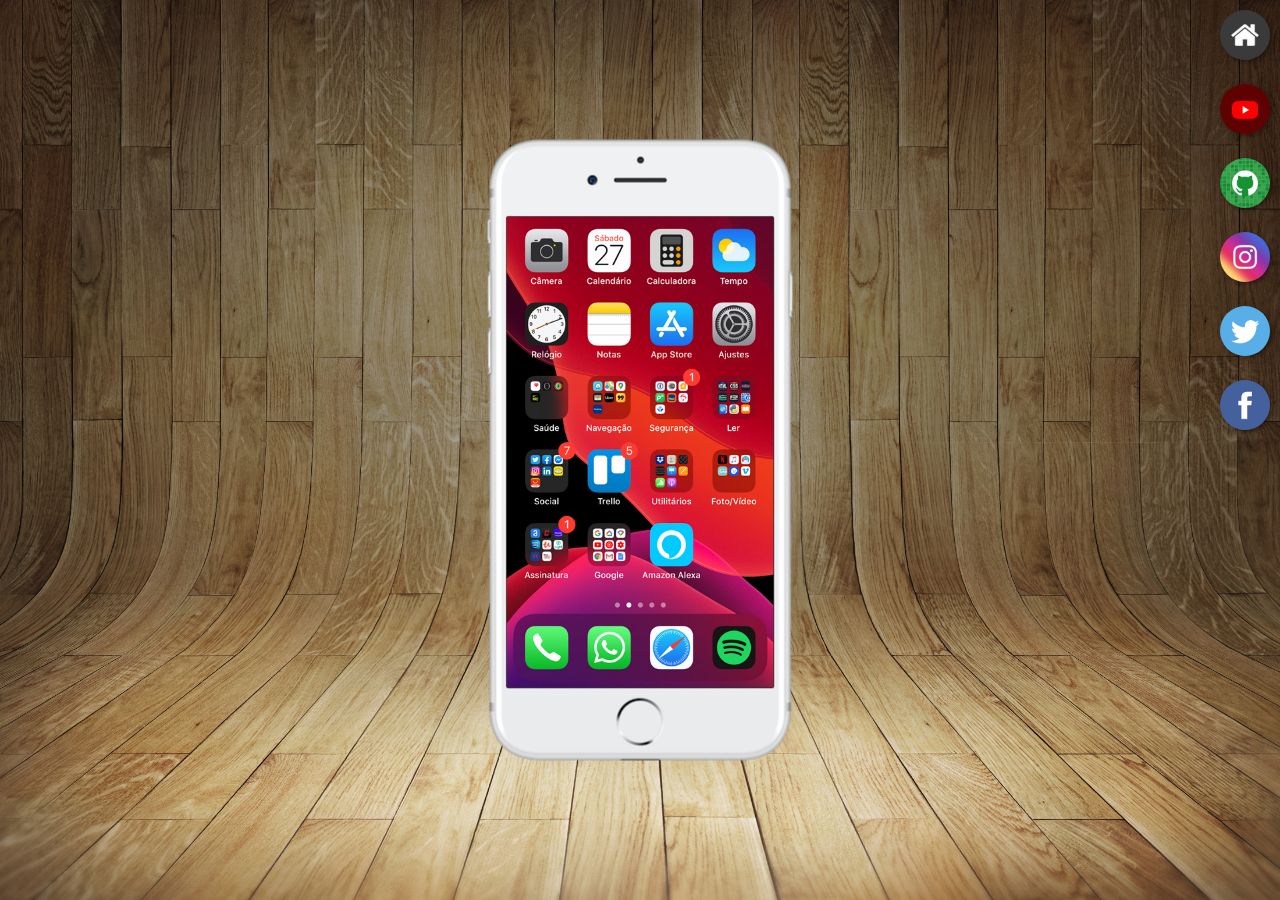
<file: index.html>
<!DOCTYPE html>
<html lang="pt-br">
<head>
    <meta charset="UTF-8">
    <meta http-equiv="X-UA-Compatible" content="IE=edge">
    <meta name="viewport" content="width=device-width, initial-scale=1.0">
    <link rel="shortcut icon" href="favicon.ico" type="image/x-icon">
    <link rel="stylesheet" href="estilos/style.css">
    <title>Projeto Redes Sociais</title>
</head>
<body>
    <main>
        <section id="telefone">
            <iframe src="home.html" frameborder="0" name="tela" id="tela">
                Seu navegador não é compativel com isso
            </iframe>
        </section>
        <section id="redes-sociais">
            <a href="home.html" target="tela"><img src="imagens/logo-home.jpg" alt="">
            </a> <br>

            <a href="youtube.html" target="tela">
                <img src="imagens/logo-youtube.jpg" alt="">
            </a> <br>

            <a href="github.html" target="tela">
                <img src="imagens/logo-github.jpg" alt="">
            </a> <br>

            <a href="instagram.html" target="tela">
                <img src="imagens/logo-instagram.jpg" alt="">
            </a> <br>

            <a href="twitter.html" target="tela">
                <img src="imagens/logo-twitter.jpg" alt="">
            </a> <br>

            <a href="facebook.html" target="tela">
                <img src="imagens/logo-facebook.jpg" alt="">
            </a>
        </section>
    </main>
</body>
</html>
</file>
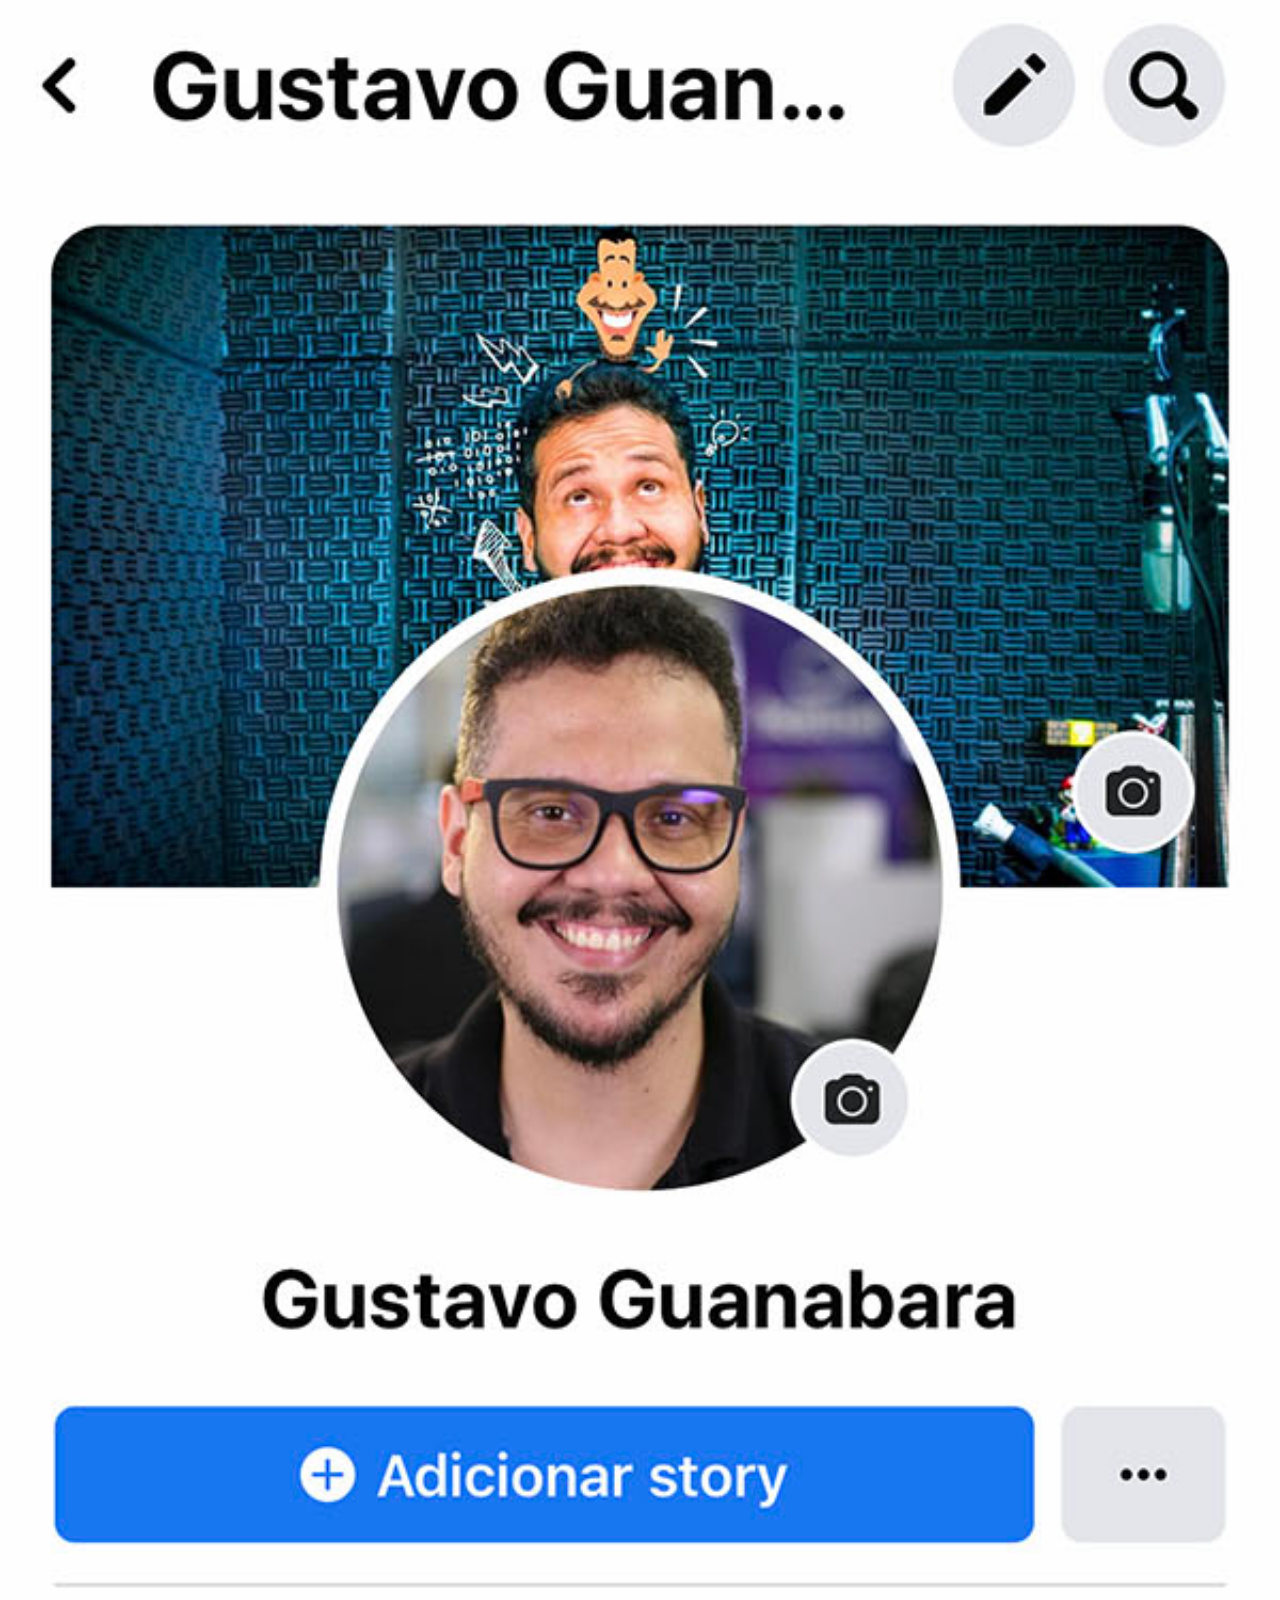
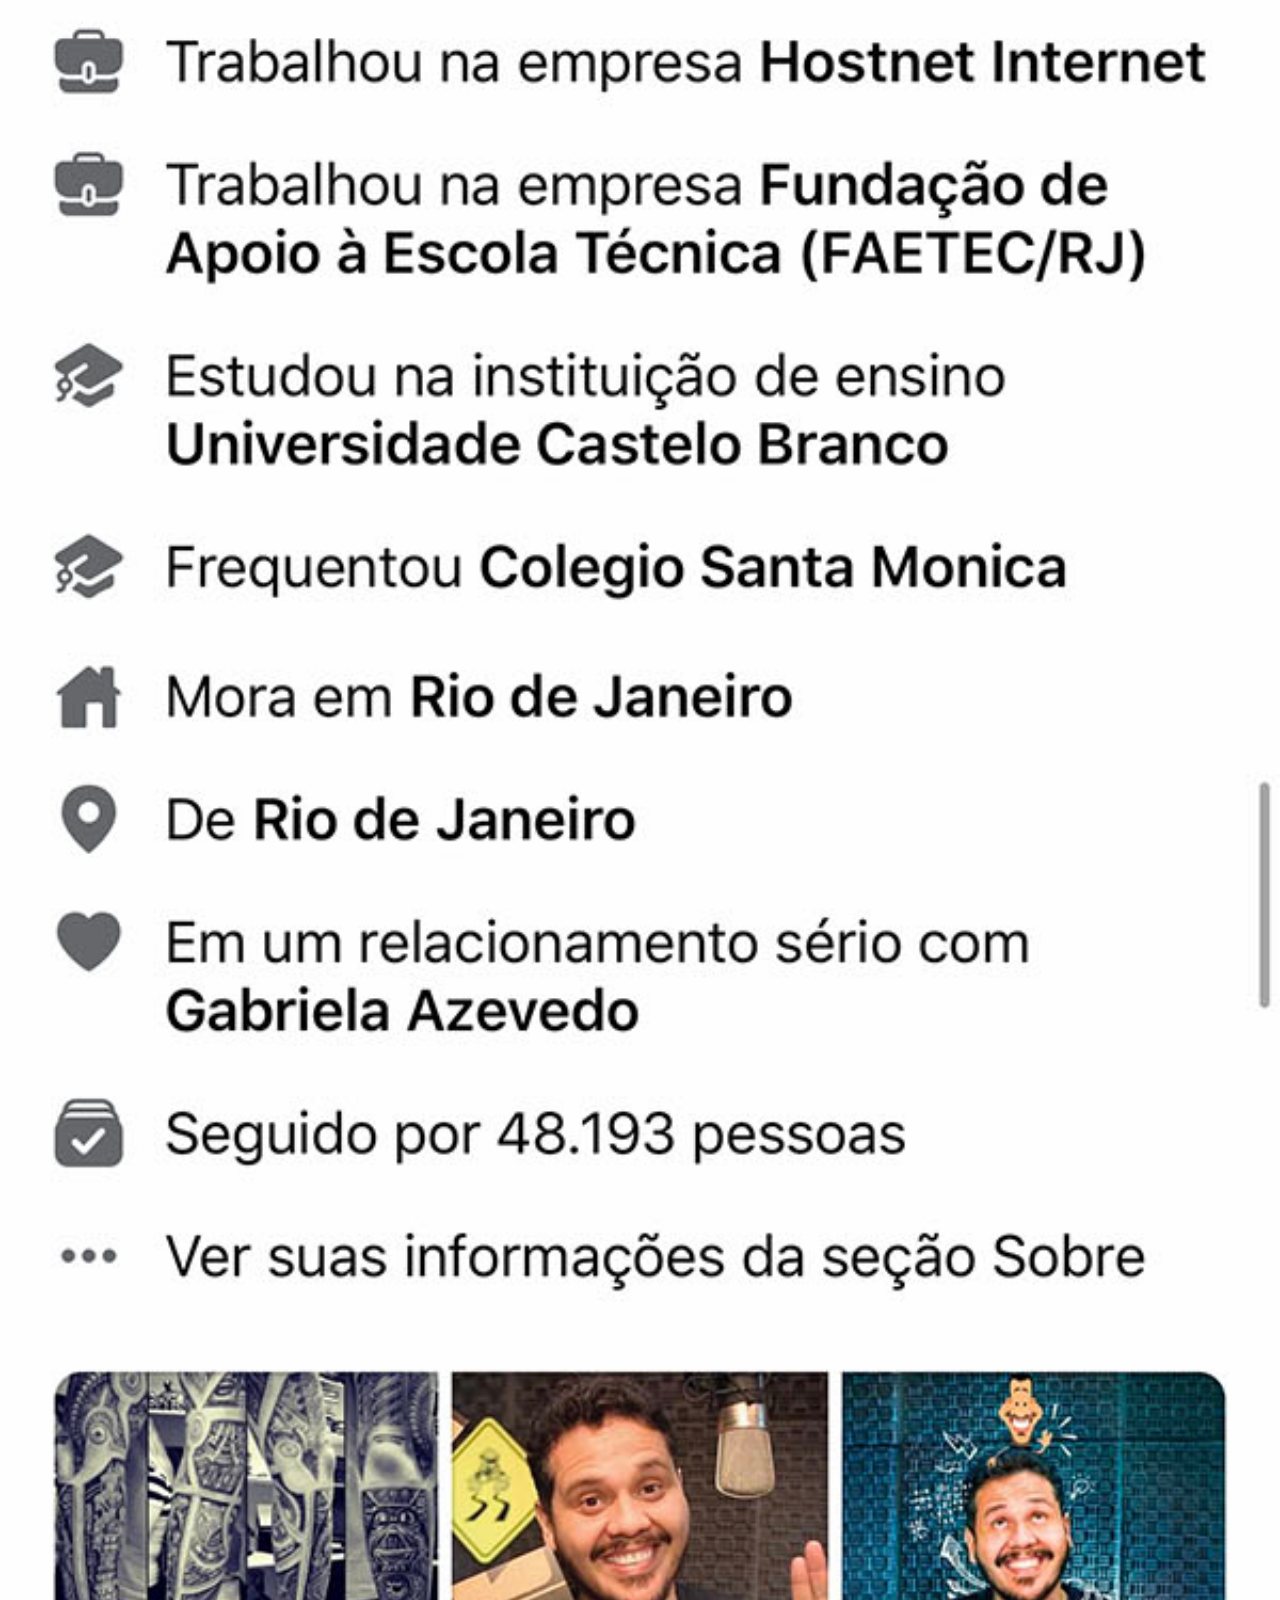
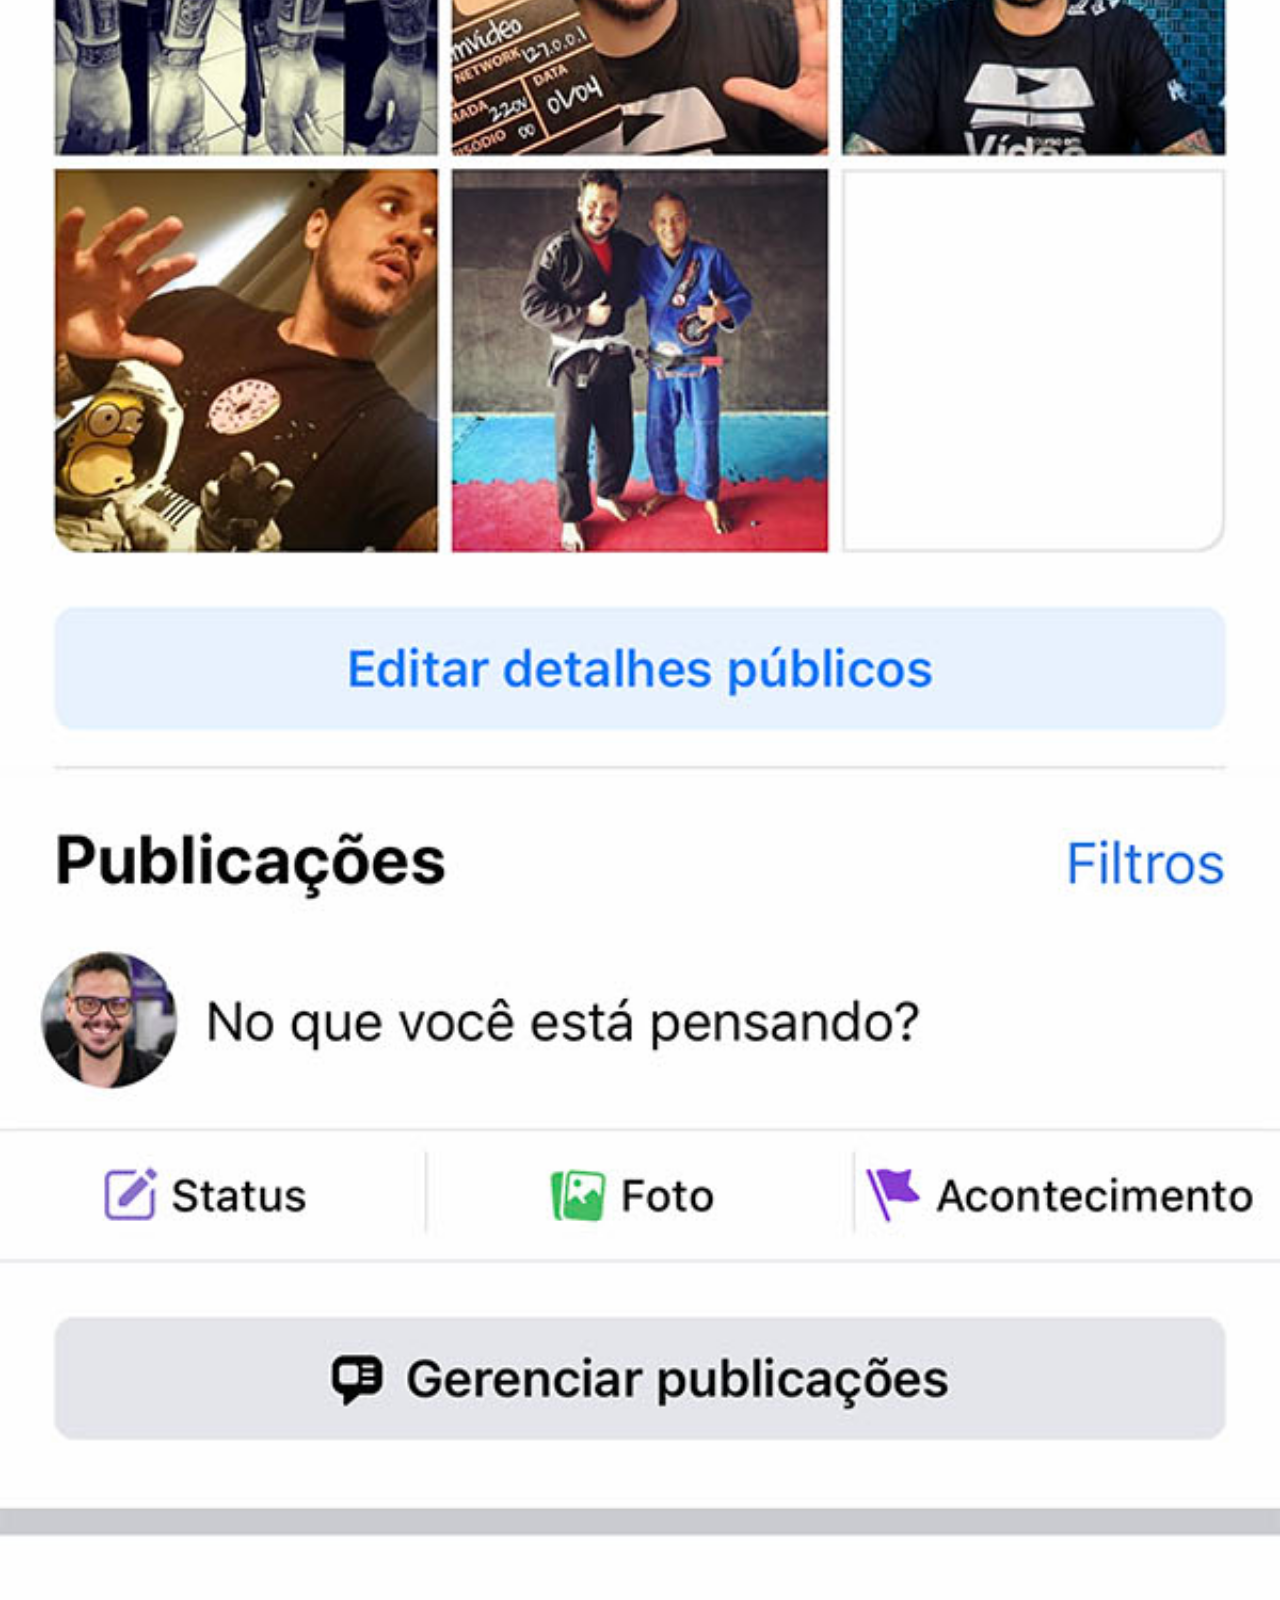
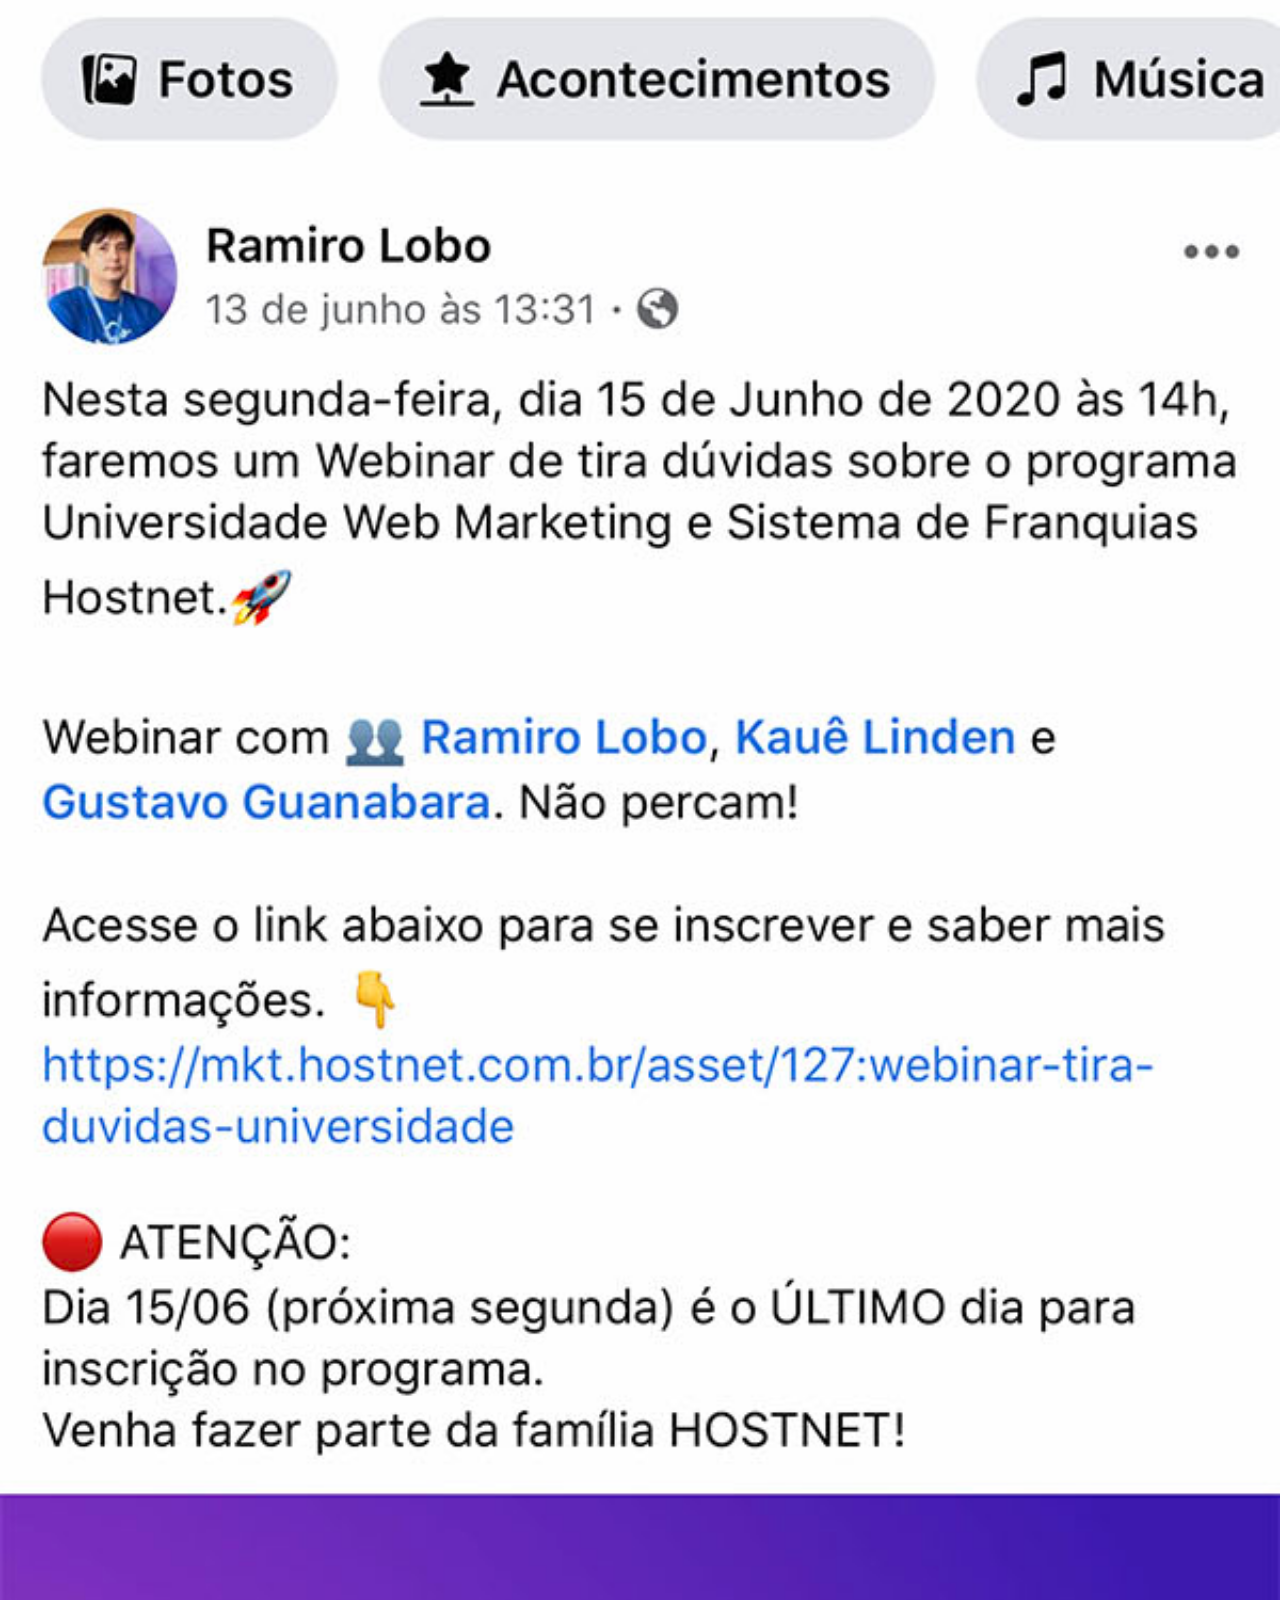
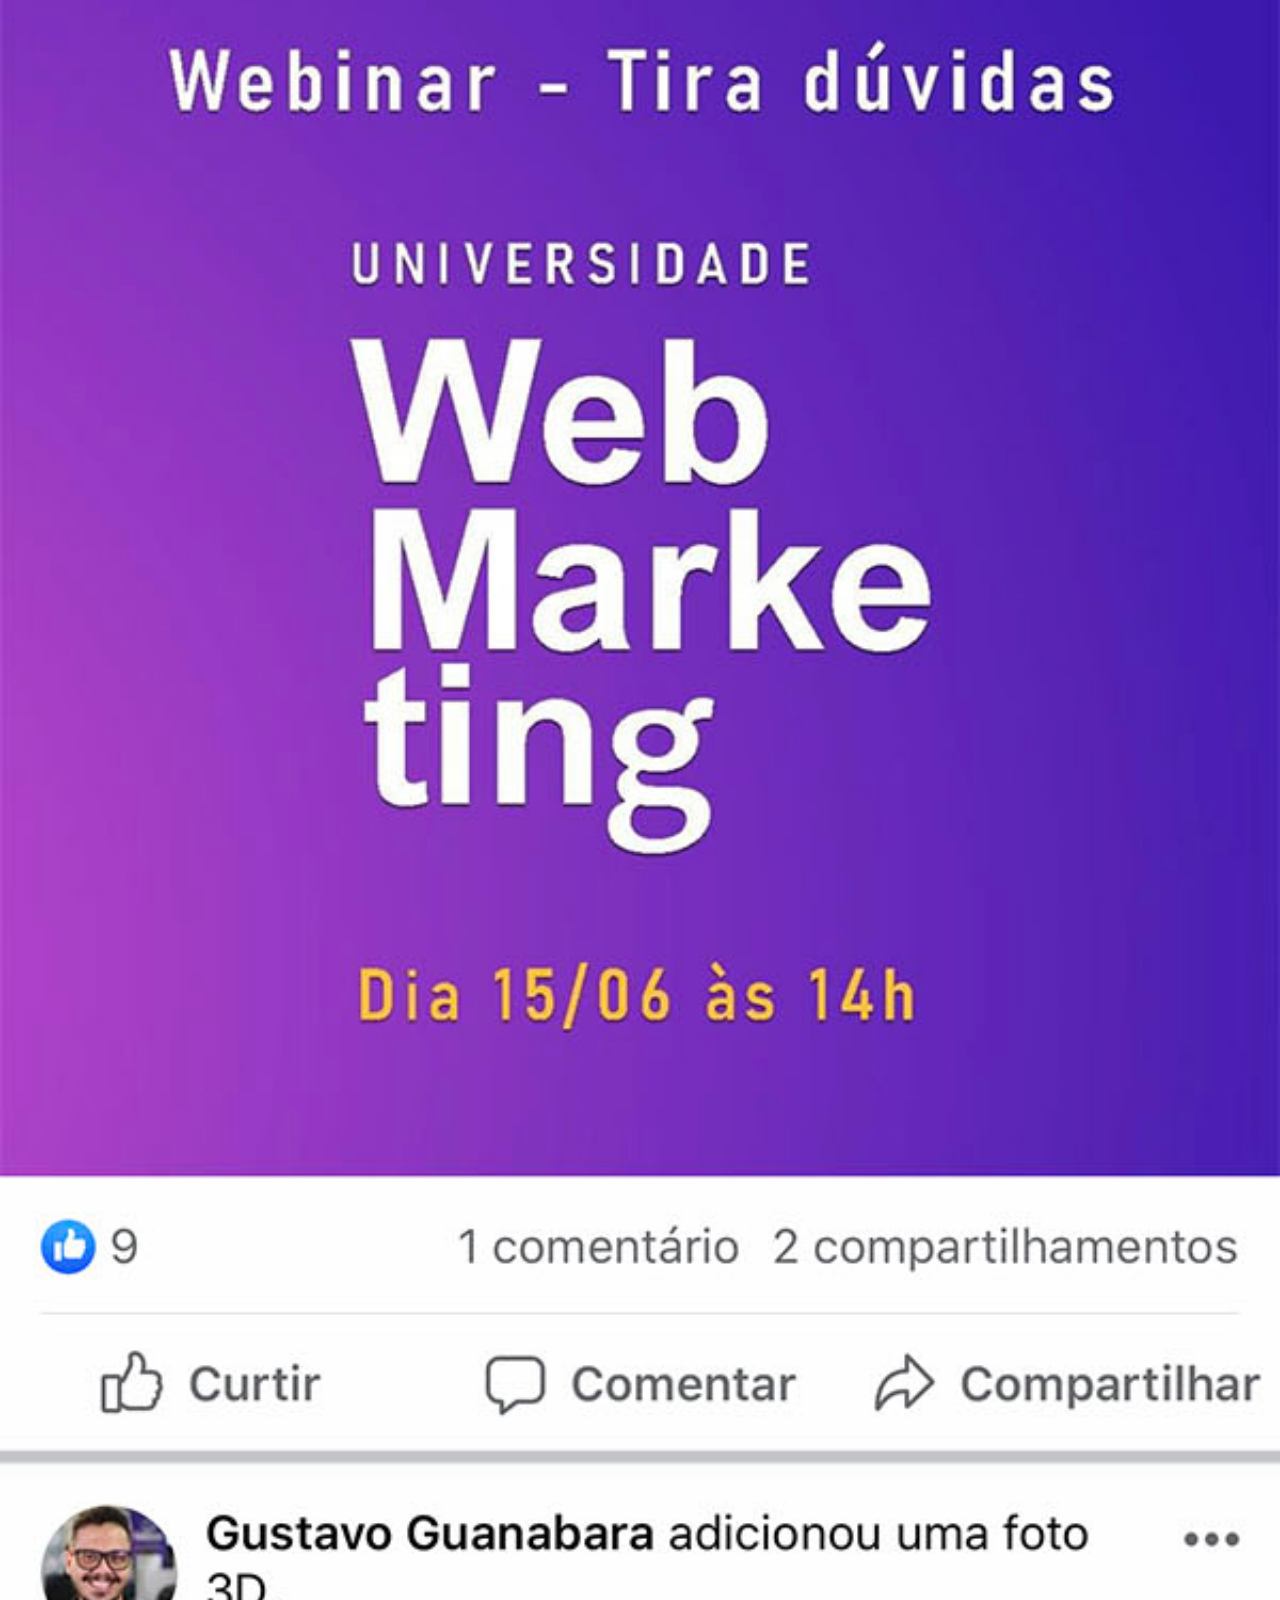
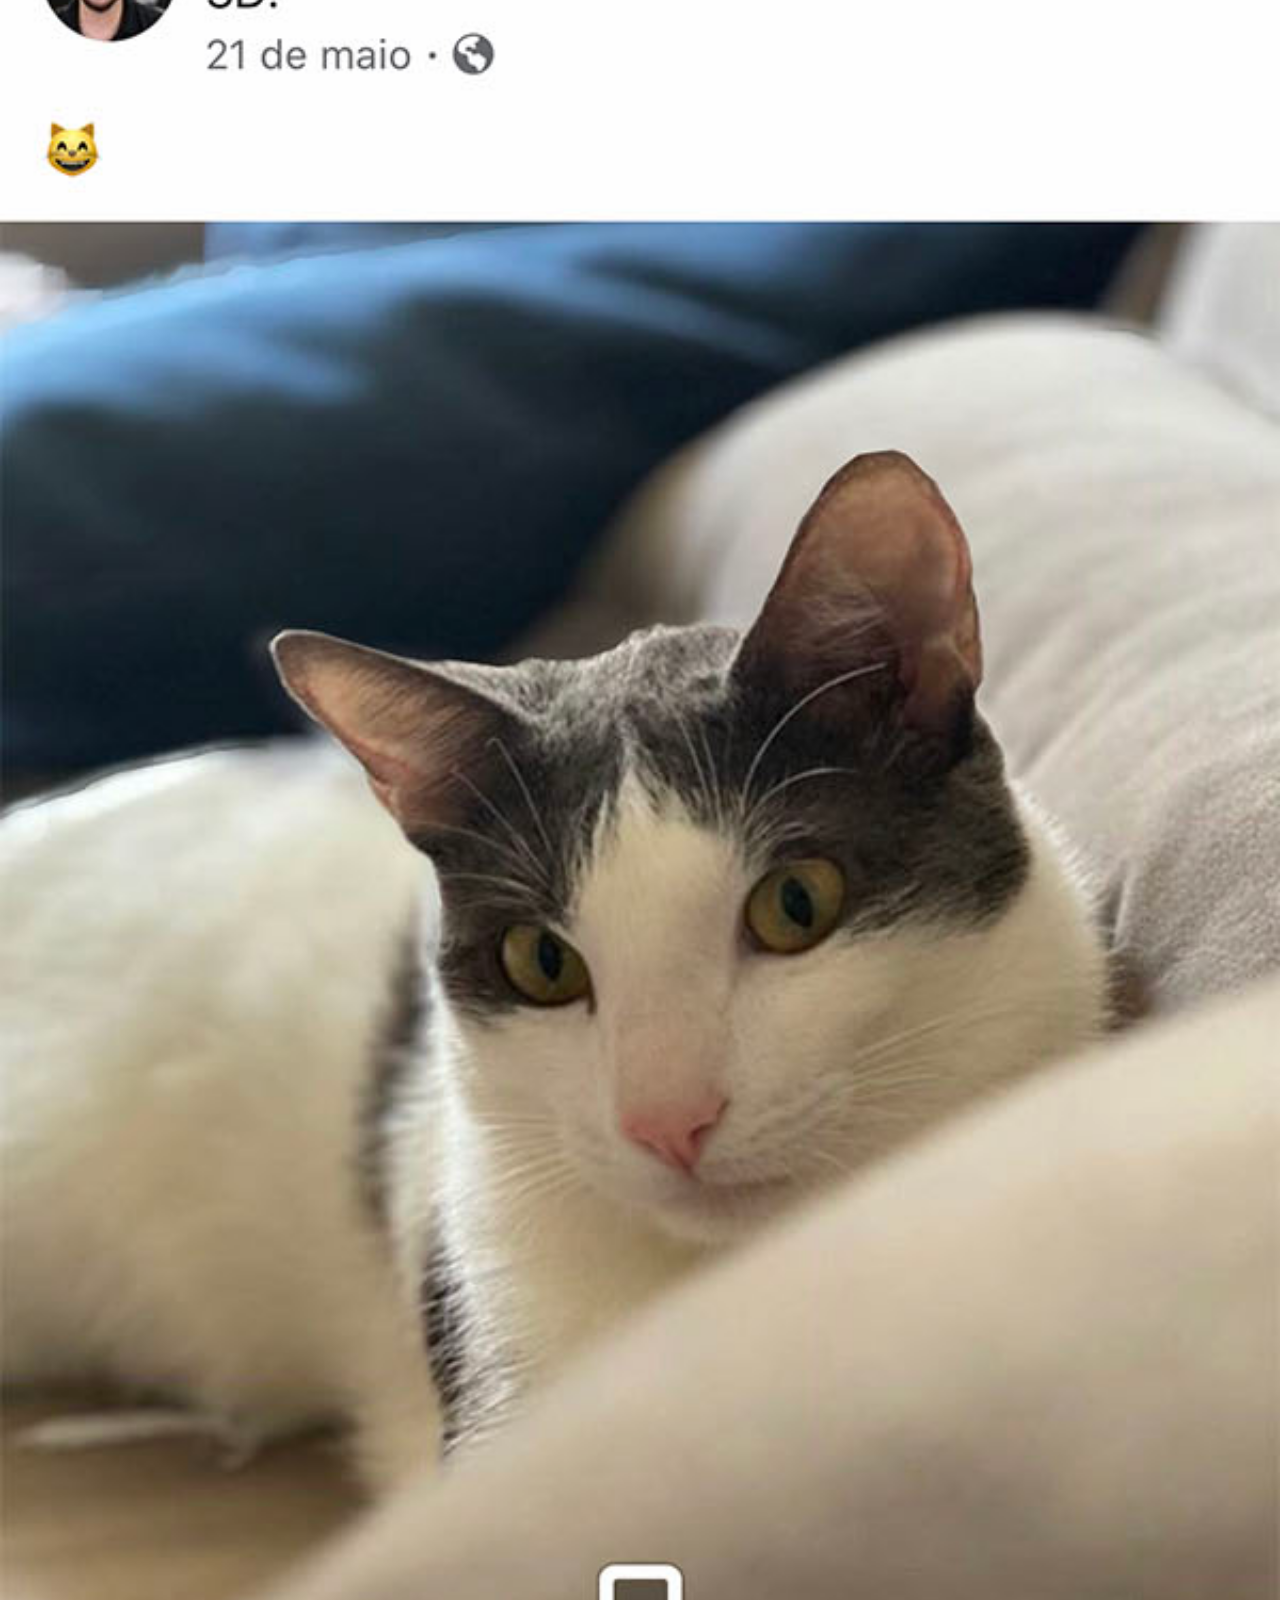
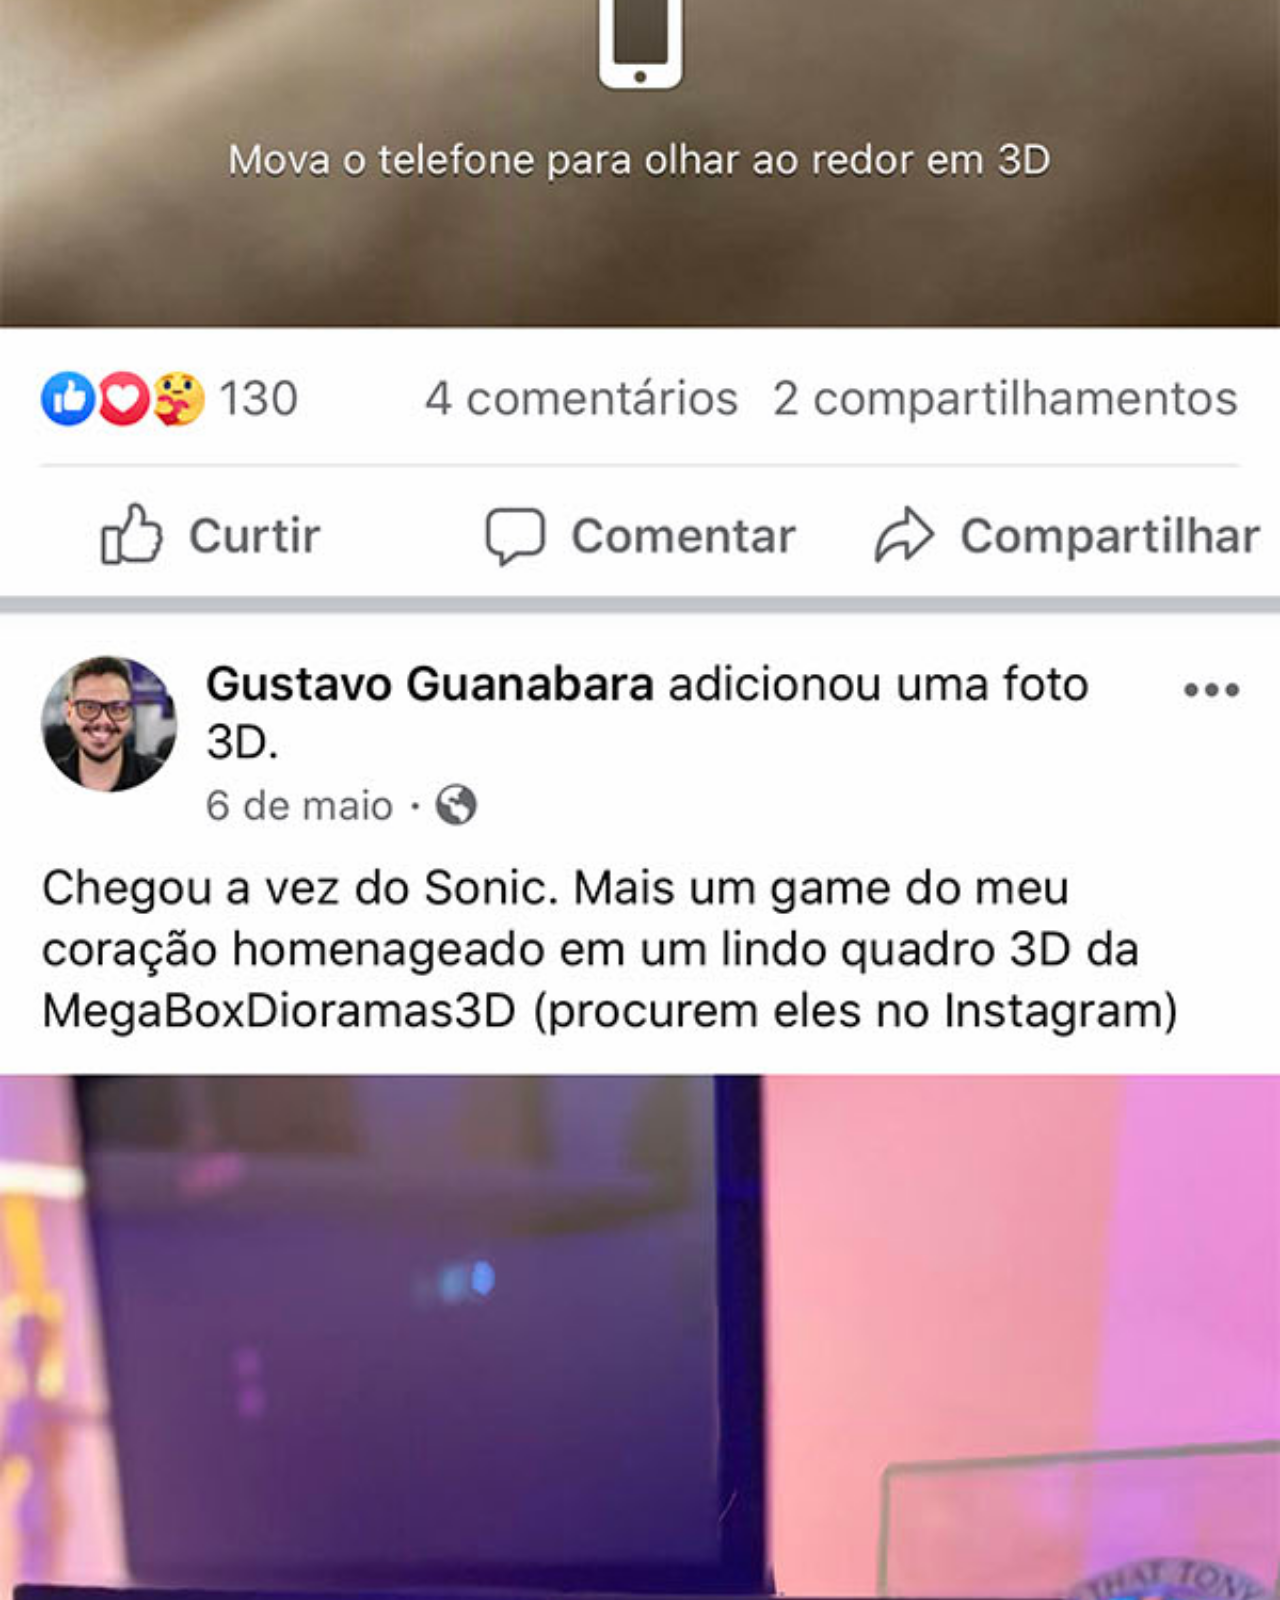
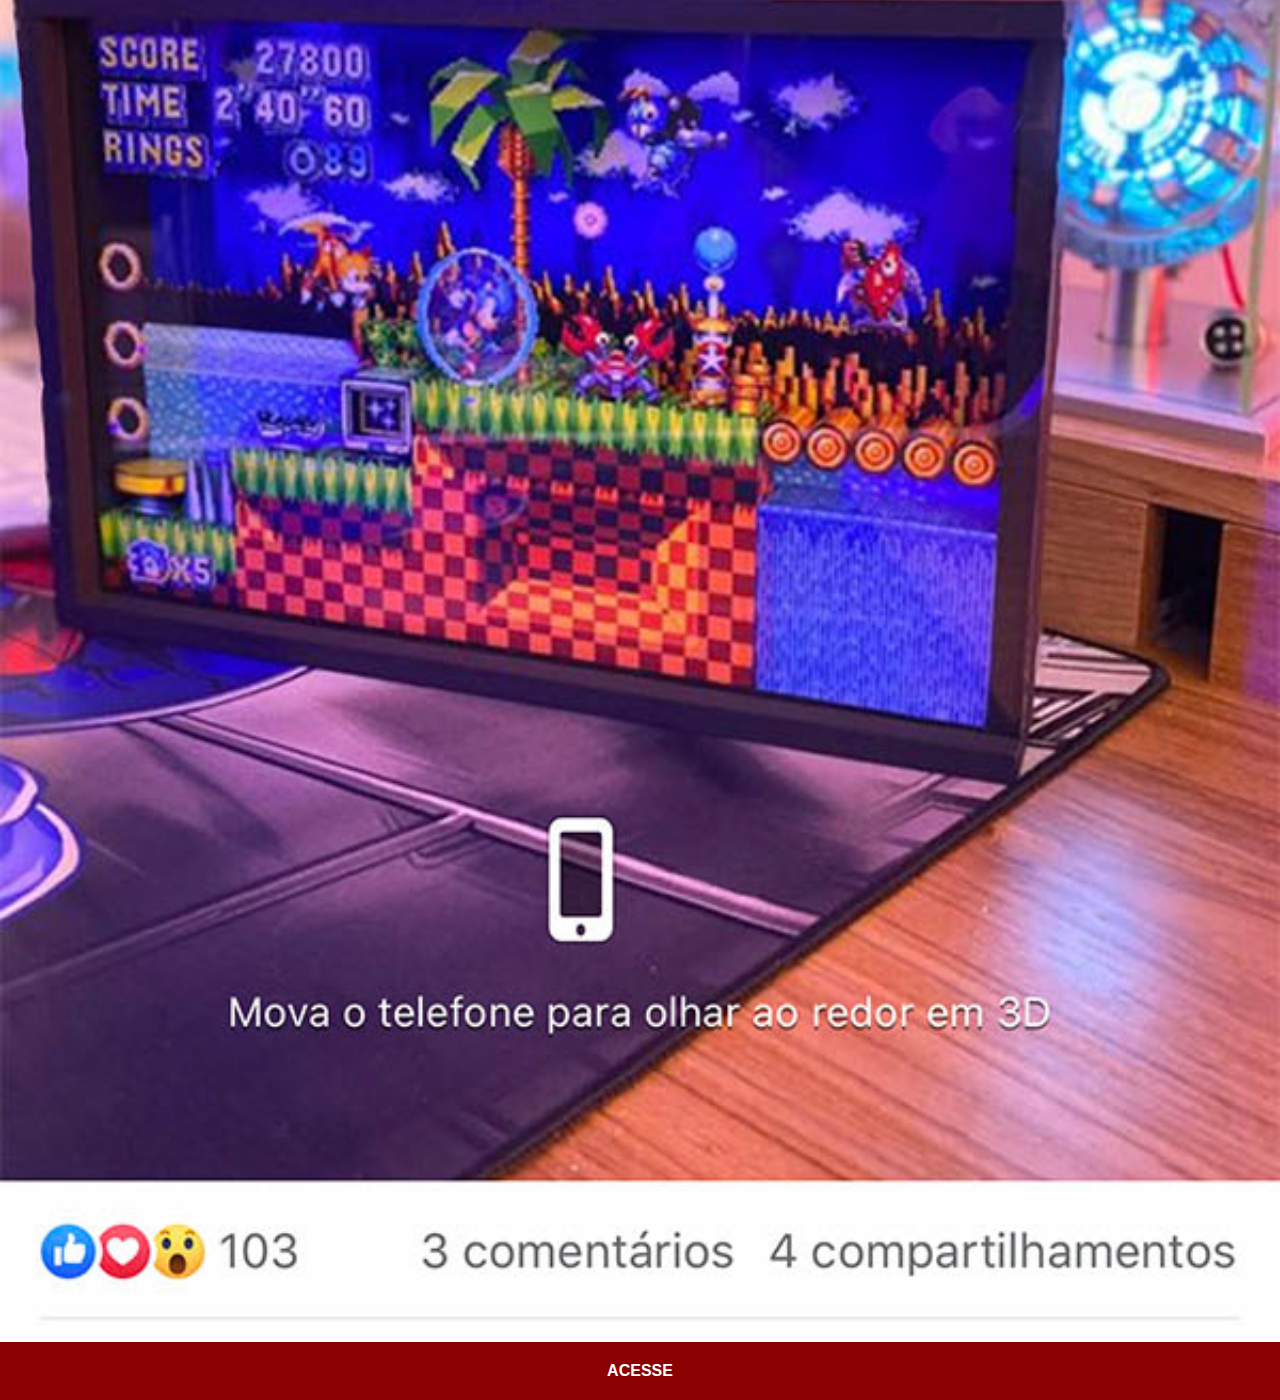
<file: facebook.html>
<!DOCTYPE html>
<html lang="pt-br">
<head>
    <meta charset="UTF-8">
    <meta http-equiv="X-UA-Compatible" content="IE=edge">
    <meta name="viewport" content="width=device-width, initial-scale=1.0">
    <link rel="stylesheet" href="estilos/social.css">
    <title>Facebook</title>
</head>
<body>
    <img src="imagens/tela-facebook.jpg" alt="">
    <a href="https://www.facebook.com/gustavoguanabara" target="_blank">ACESSE</a>
</body>
</html>
</file>
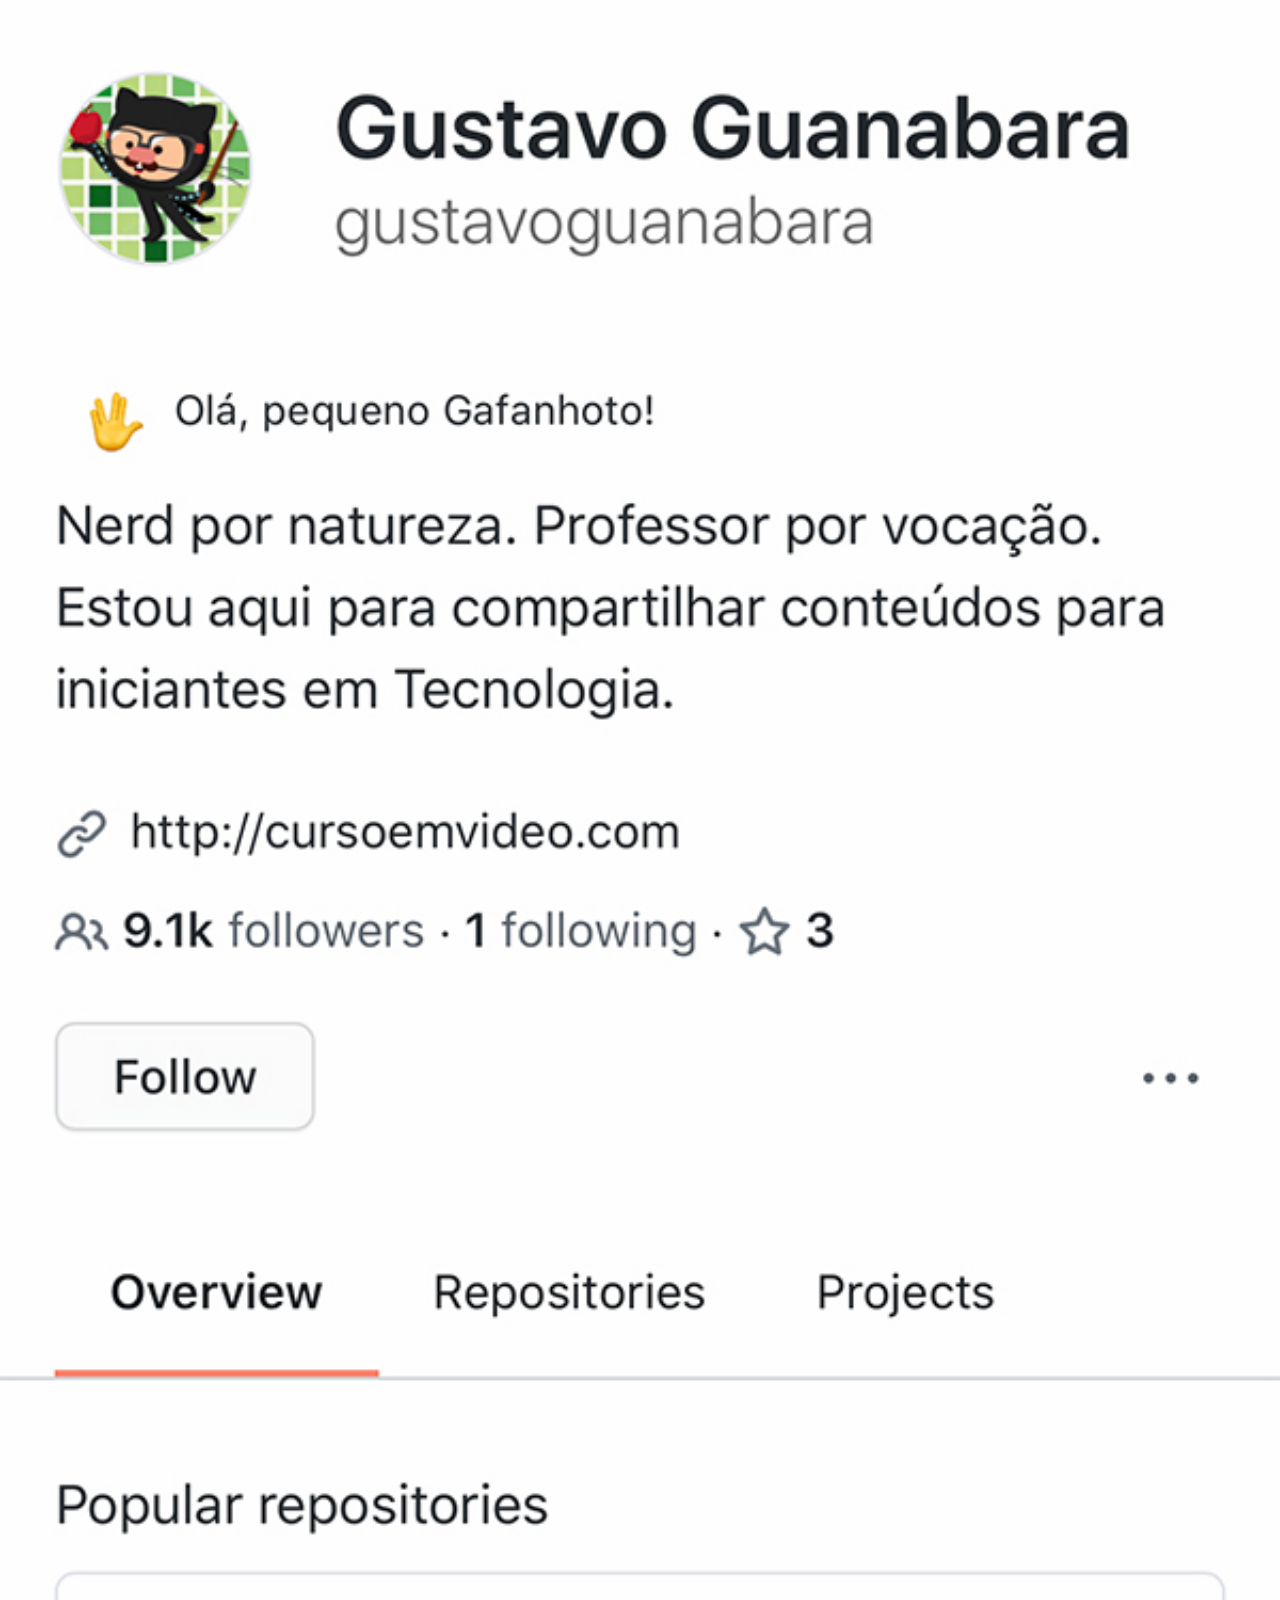
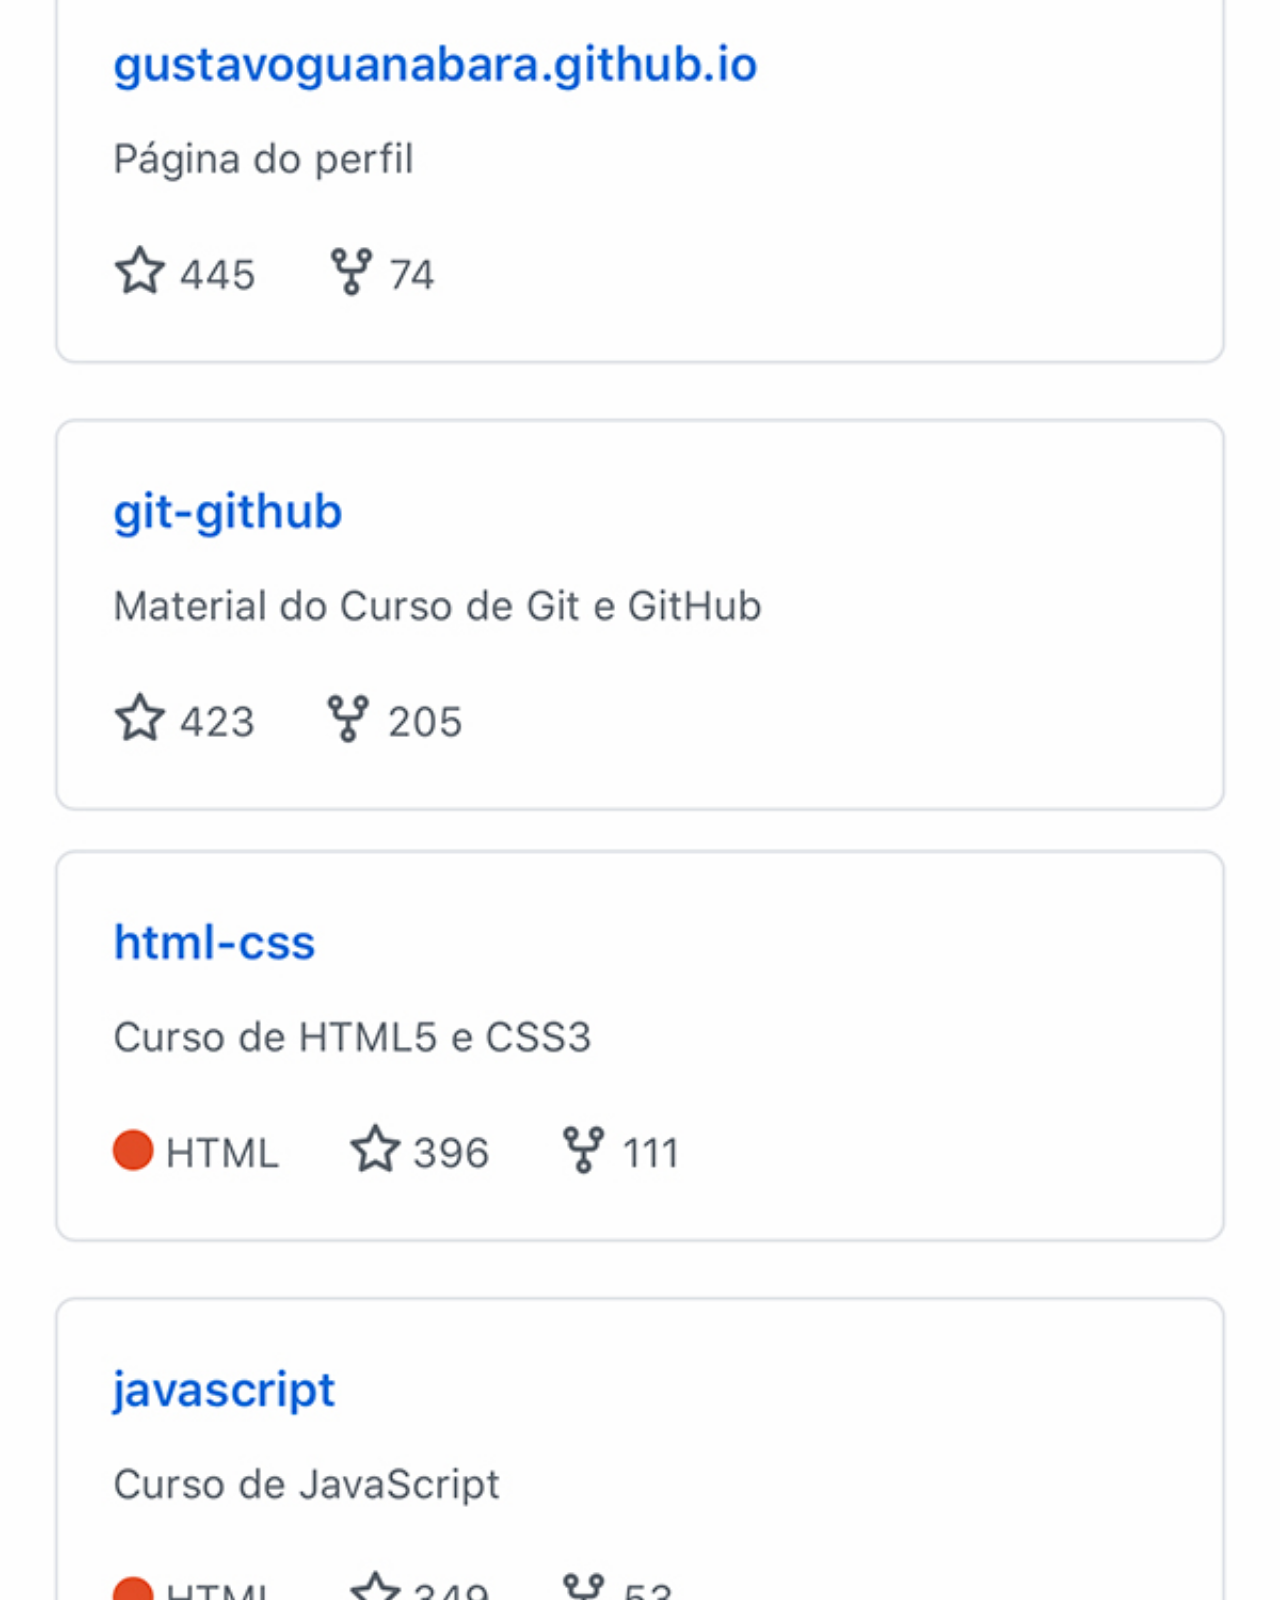
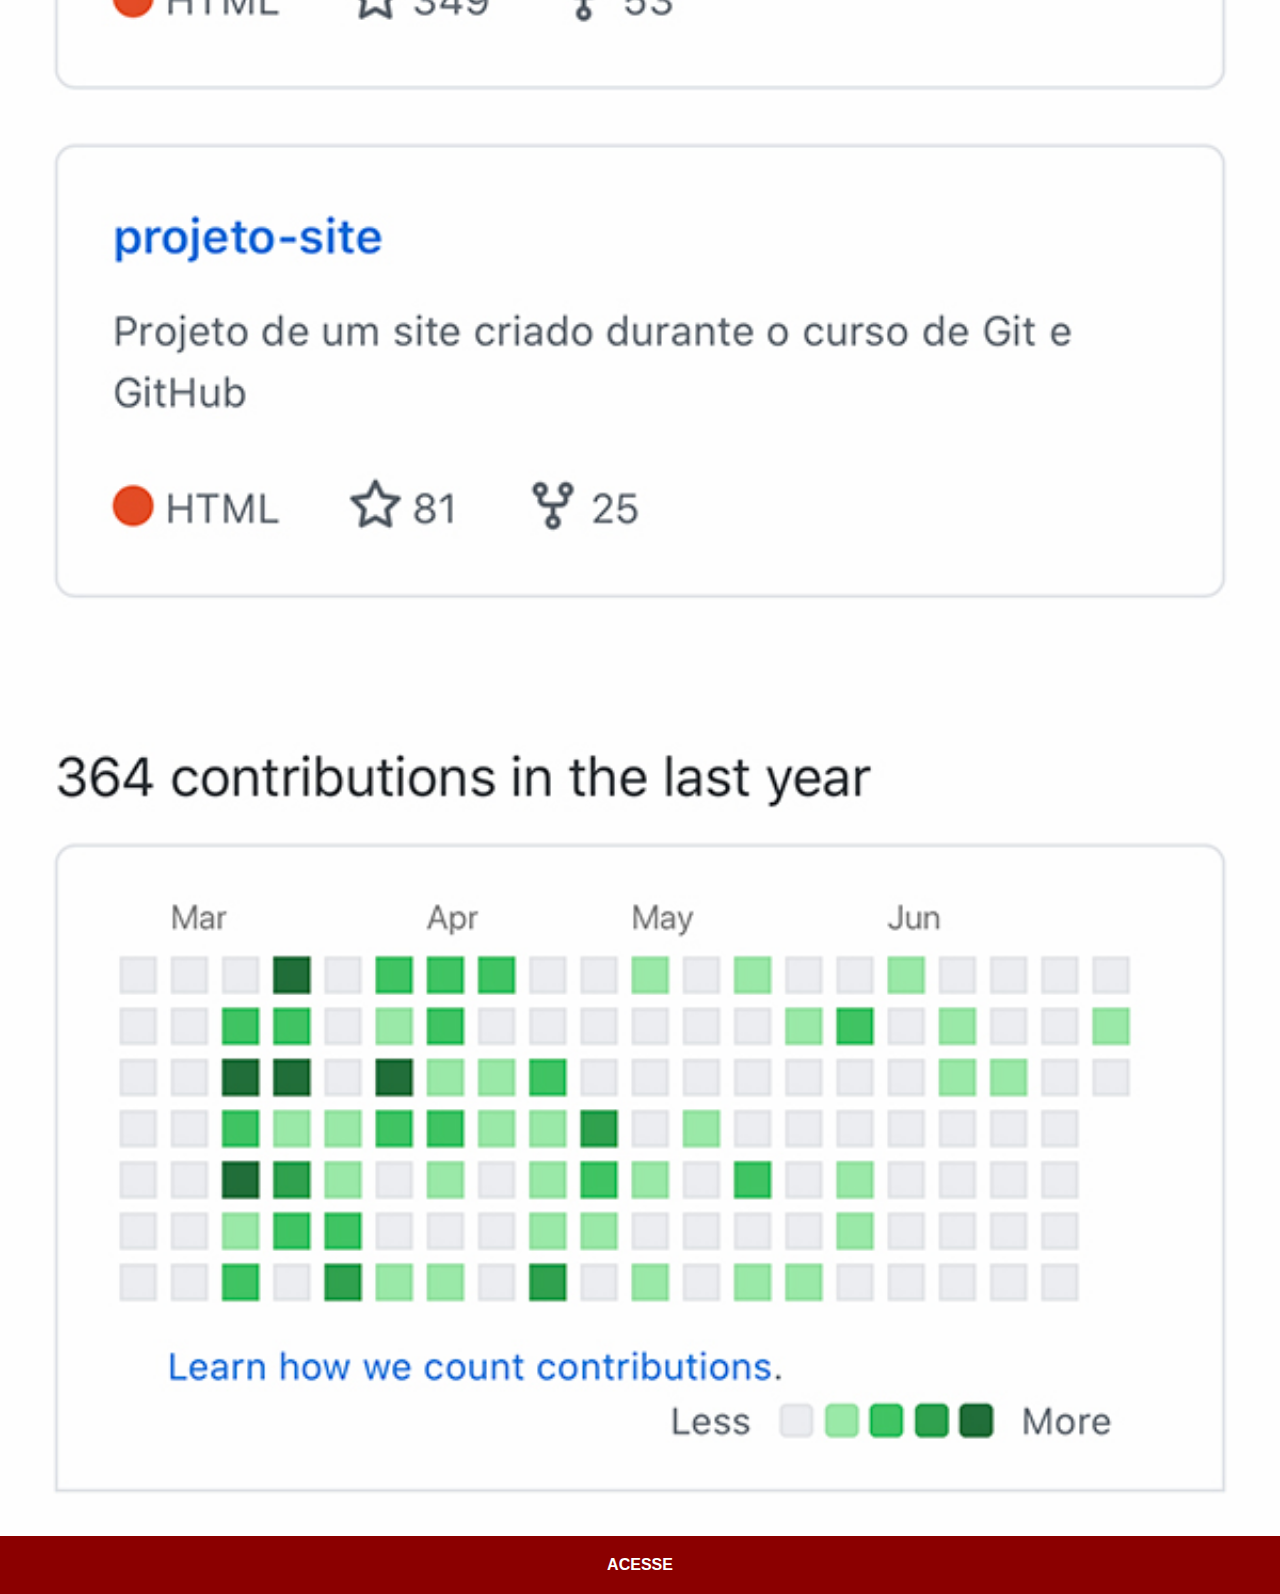
<file: github.html>
<!DOCTYPE html>
<html lang="pt-br">
<head>
    <meta charset="UTF-8">
    <meta http-equiv="X-UA-Compatible" content="IE=edge">
    <meta name="viewport" content="width=device-width, initial-scale=1.0">
    <link rel="stylesheet" href="estilos/social.css">
    <title>Github</title>
</head>
<body>
    <img src="imagens/tela-github.jpg" alt="">
    <a href="https://github.com/gustavoguanabara/" target="_blank">ACESSE</a>
</body>
</html>
</file>
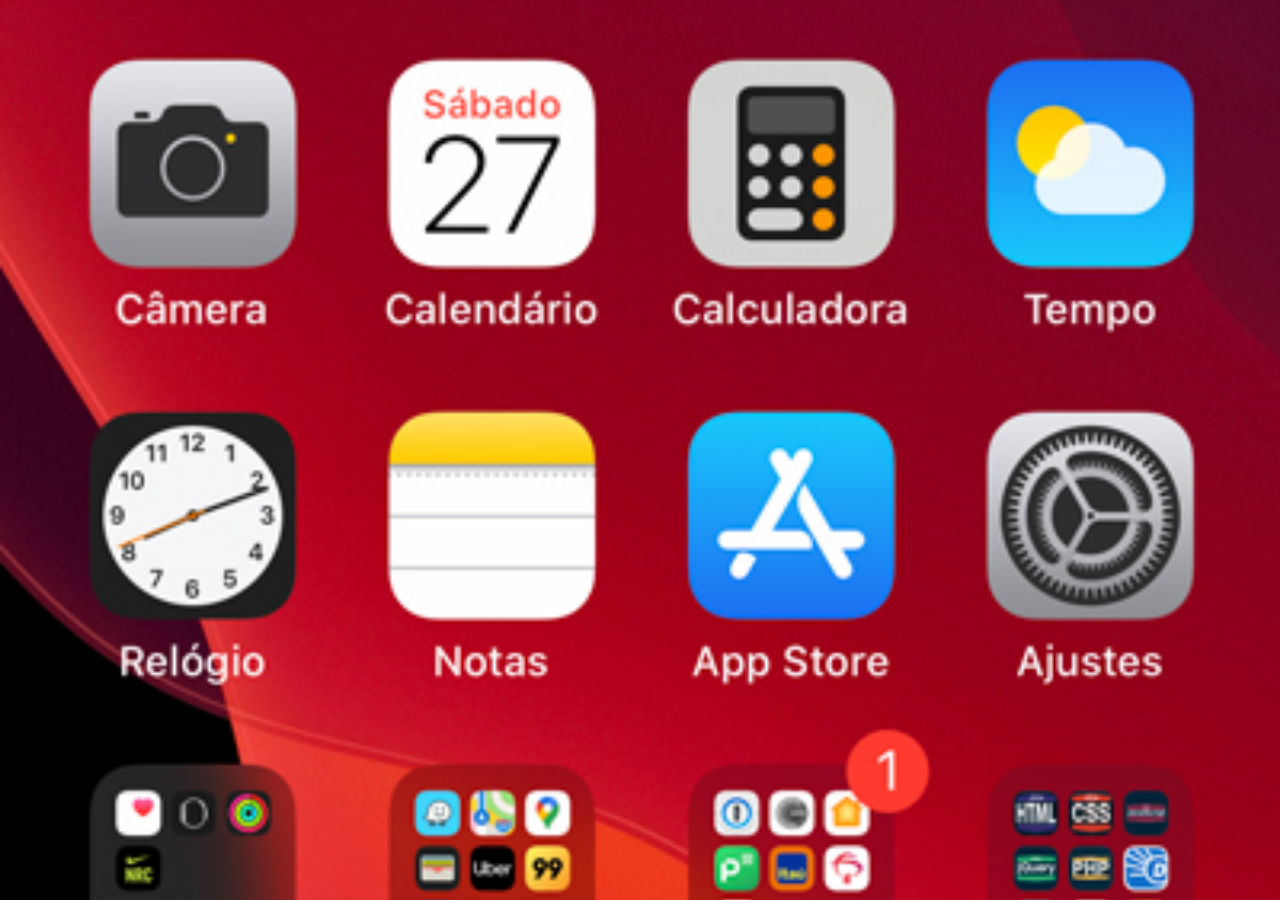
<file: home.html>
<!DOCTYPE html>
<html lang="pt-br">
<head>
    <meta charset="UTF-8">
    <meta http-equiv="X-UA-Compatible" content="IE=edge">
    <meta name="viewport" content="width=device-width, initial-scale=1.0">
    <title>Home</title>
</head>
<style>
    * {
        margin: 0px;
        padding: 0px;
    }

    body {
        width: 100vw;
        height: 100vh;
        background: black url(imagens/tela-home.jpg) no-repeat top center;
        background-size: cover;
    }
</style>
<body>
    
</body>
</html>
</file>
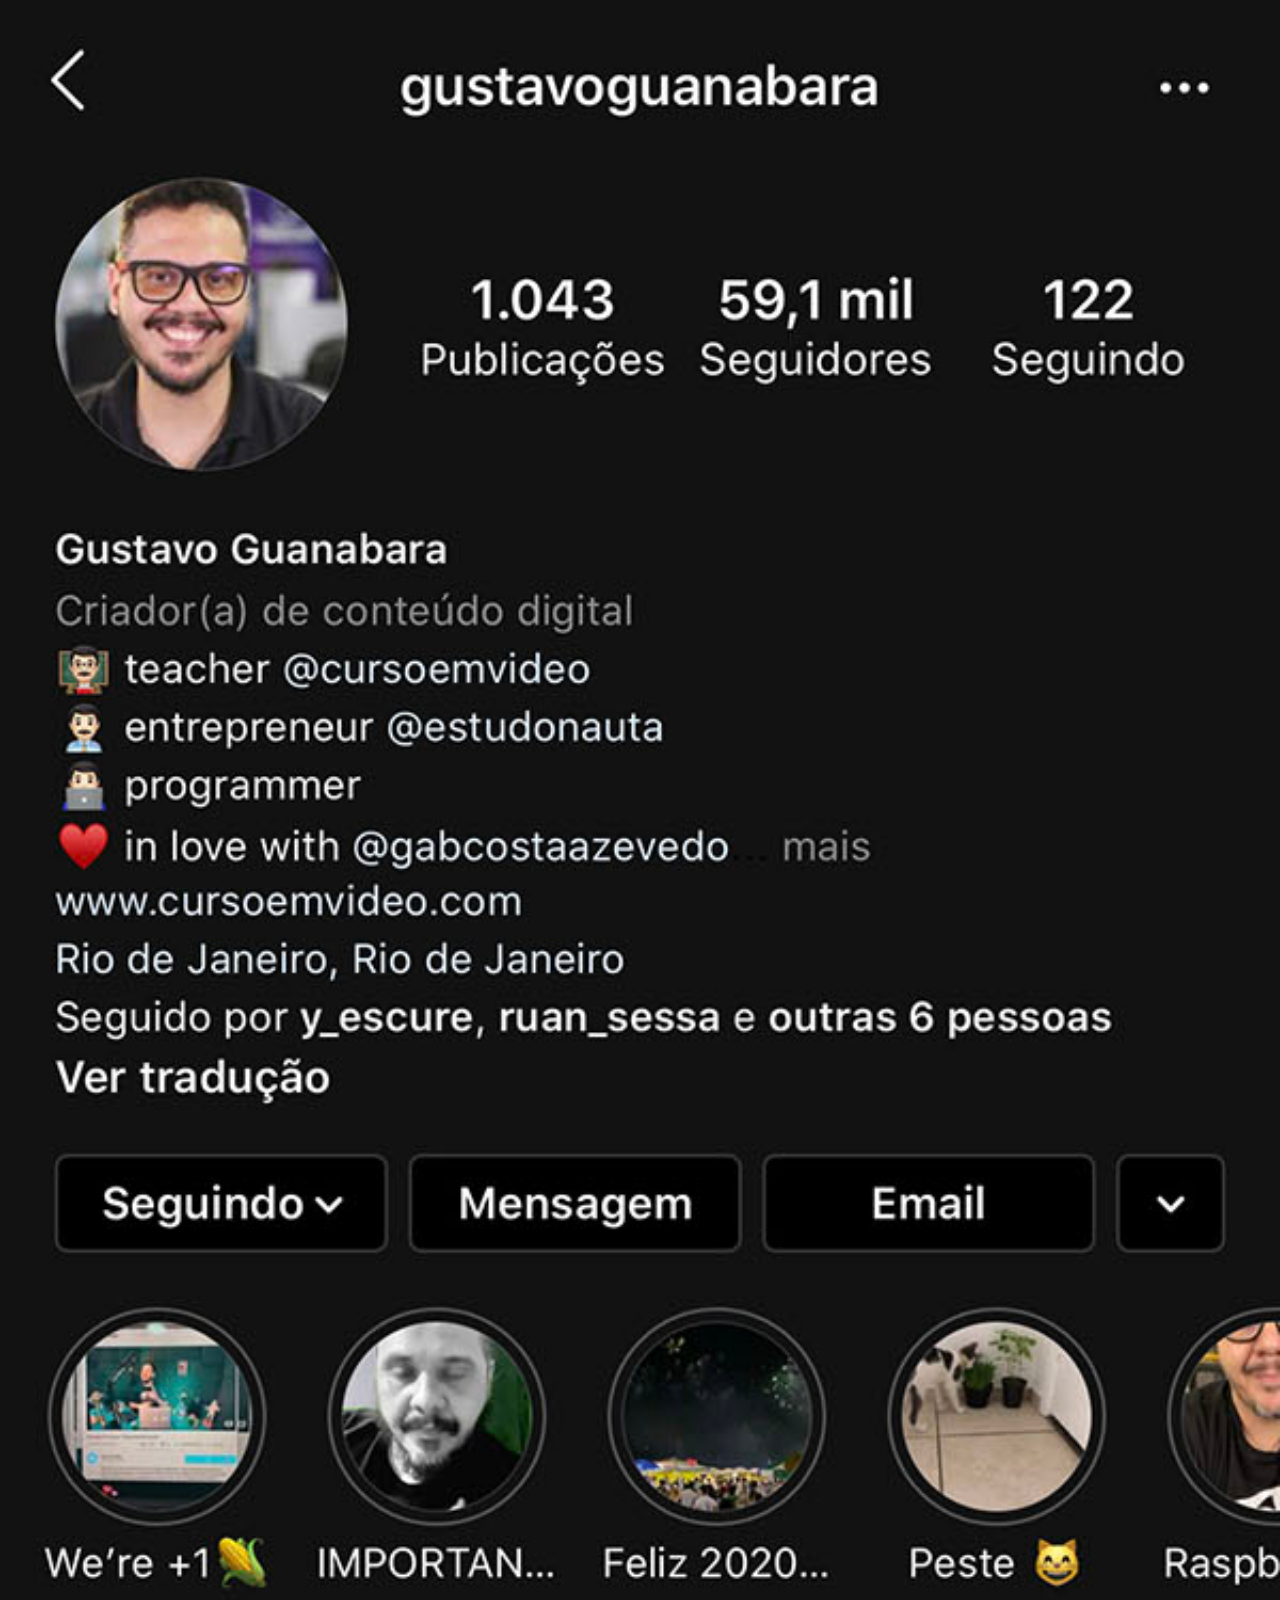
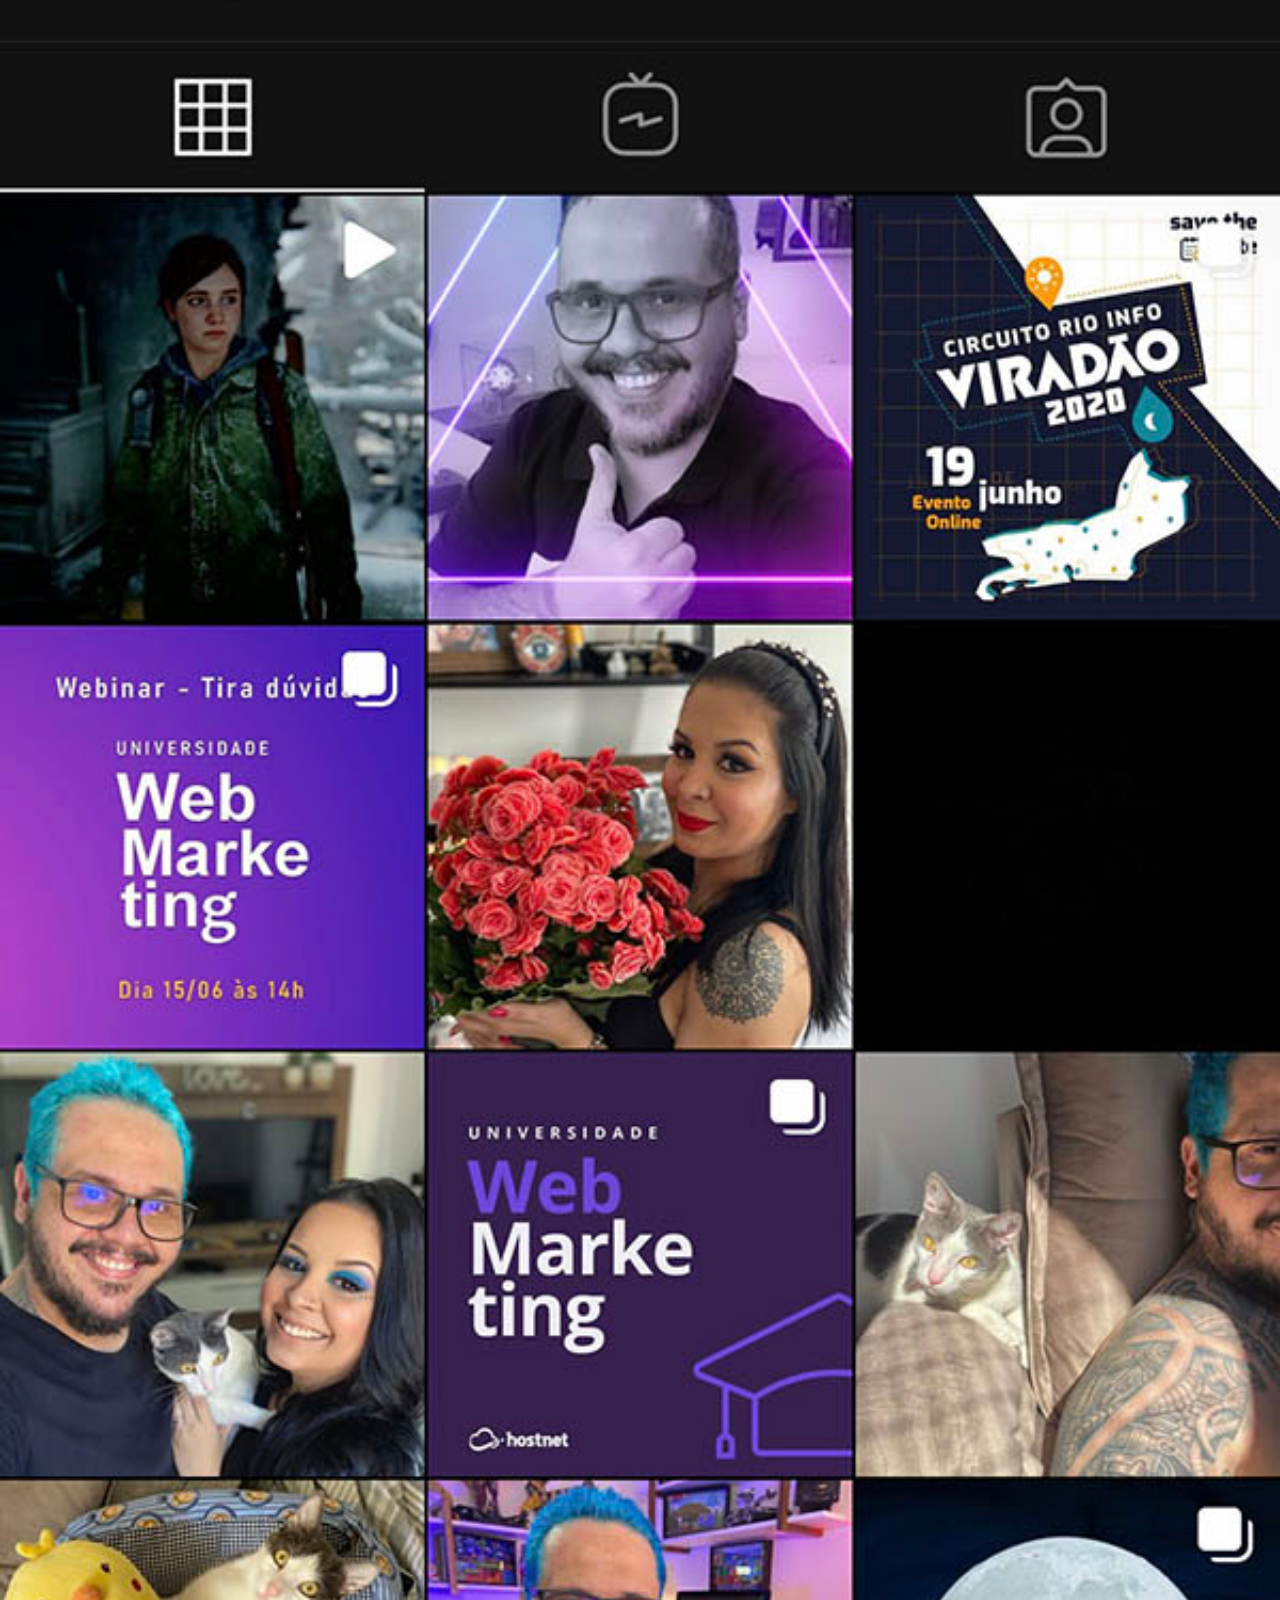
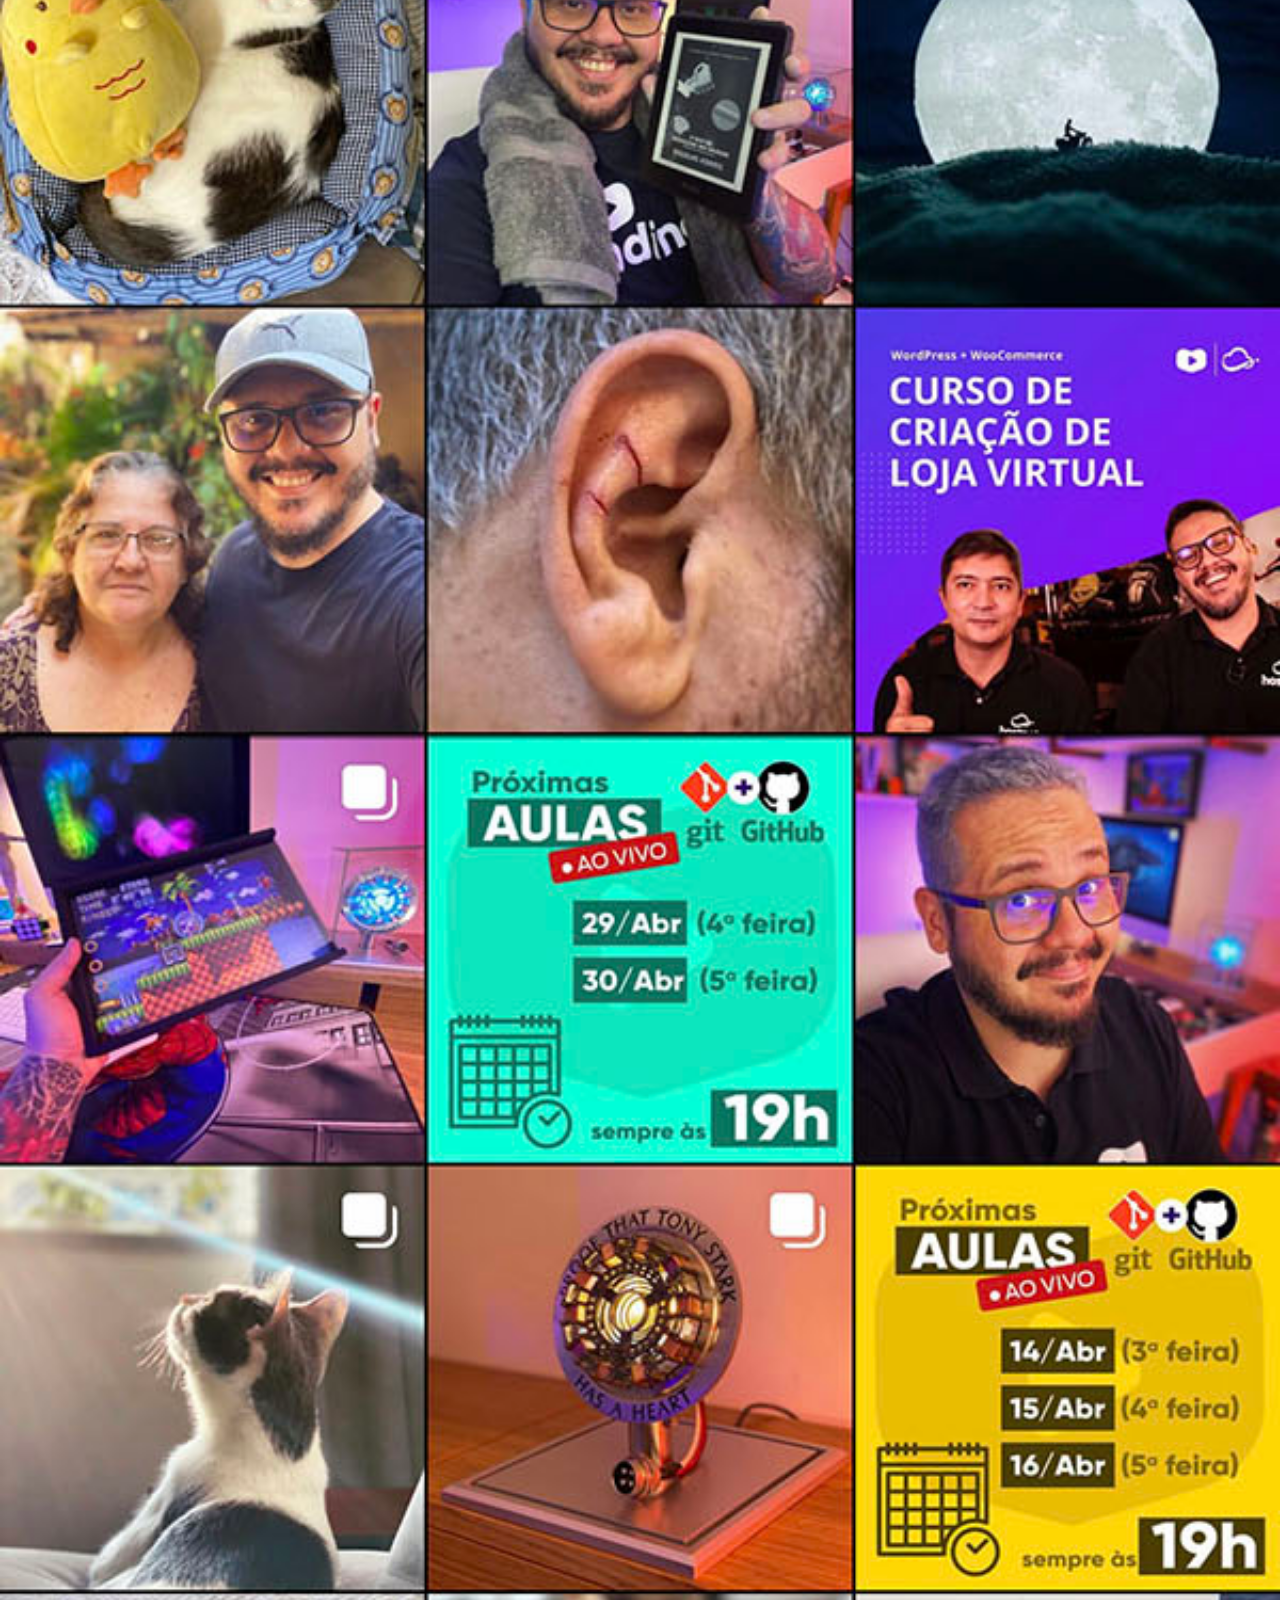
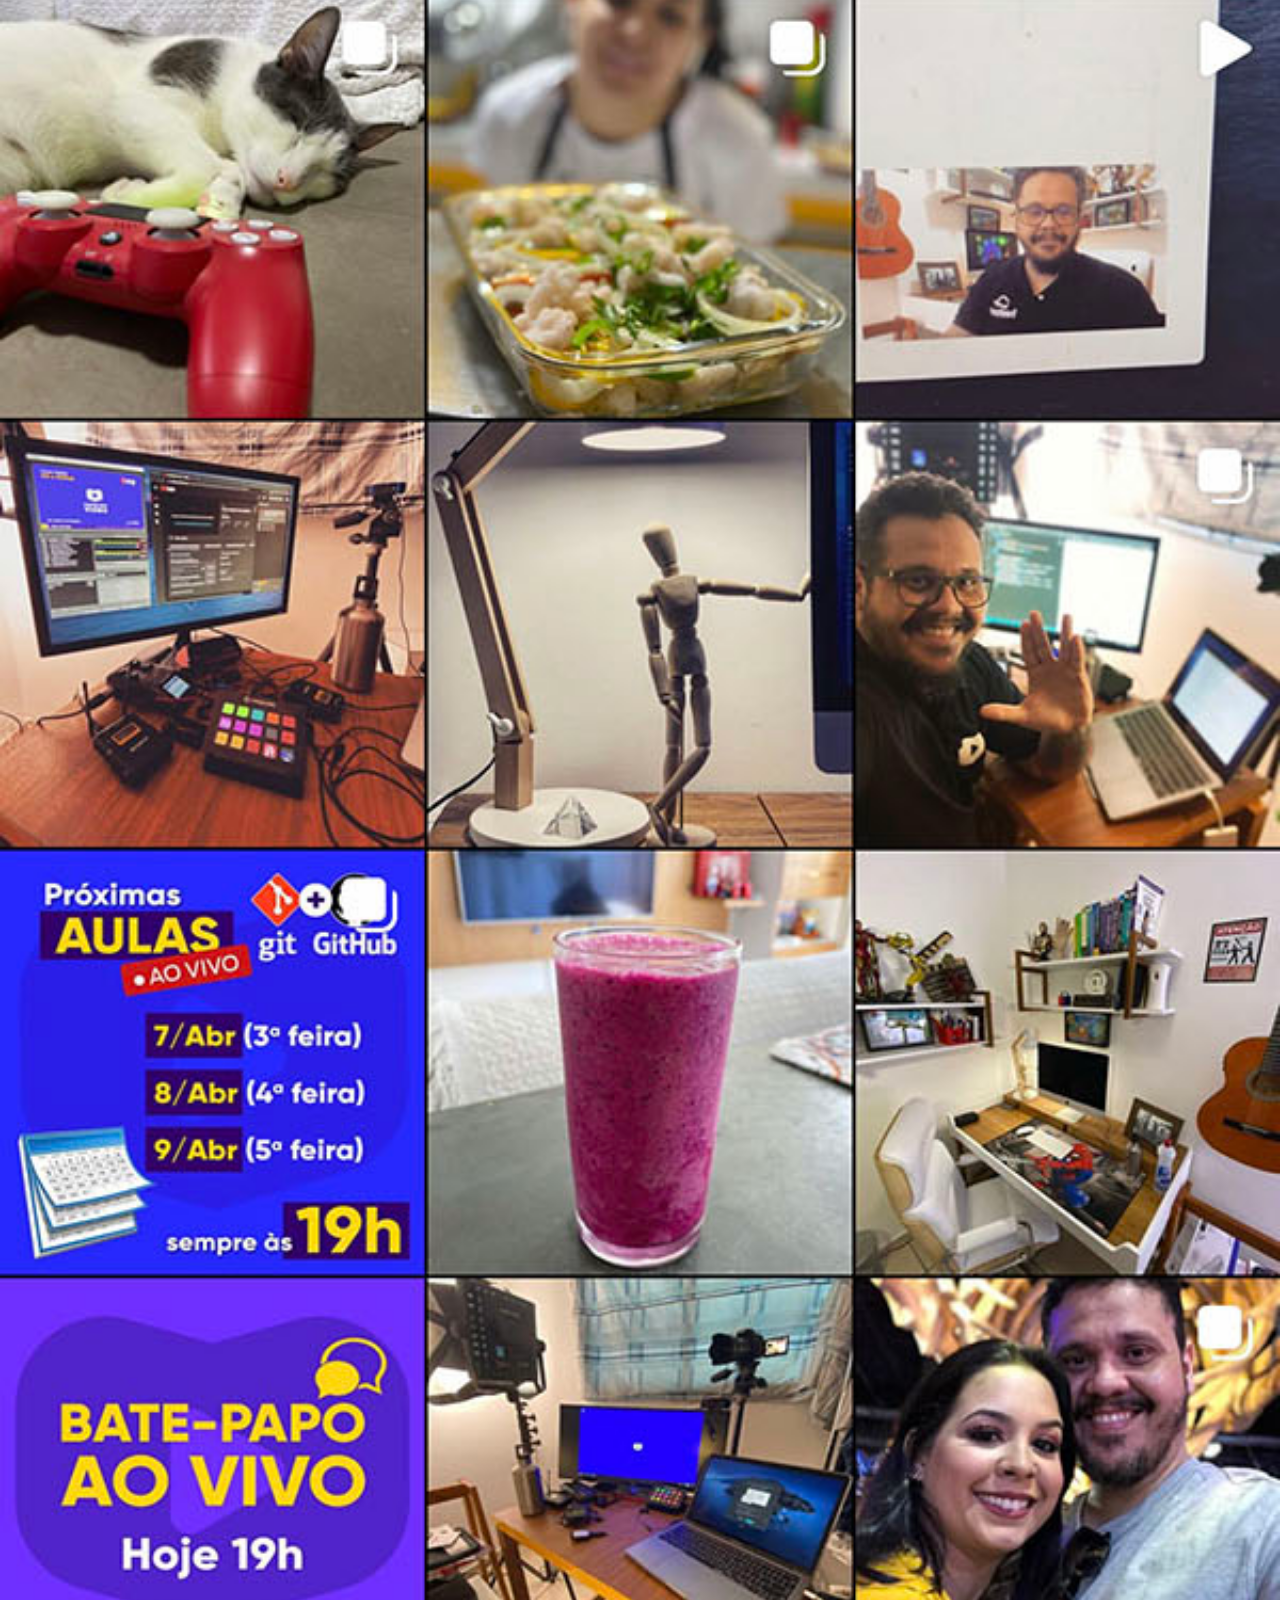
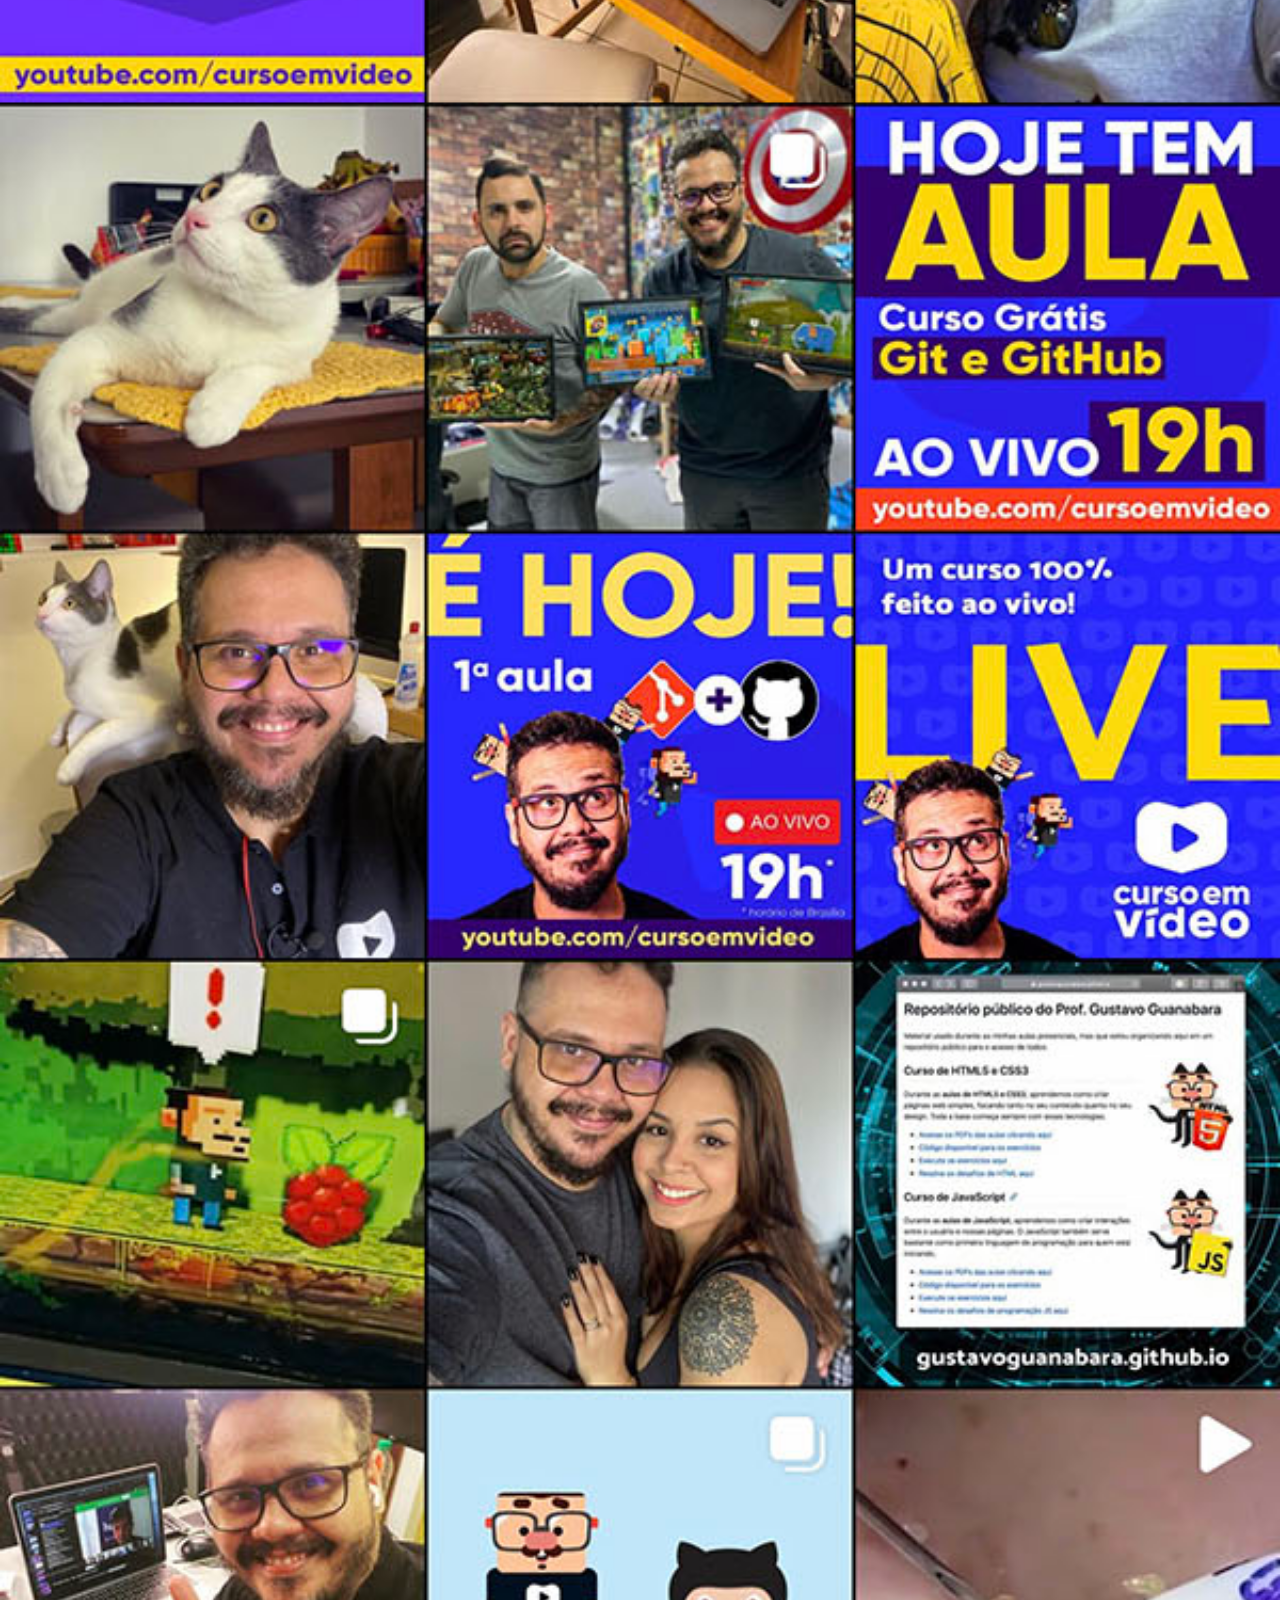
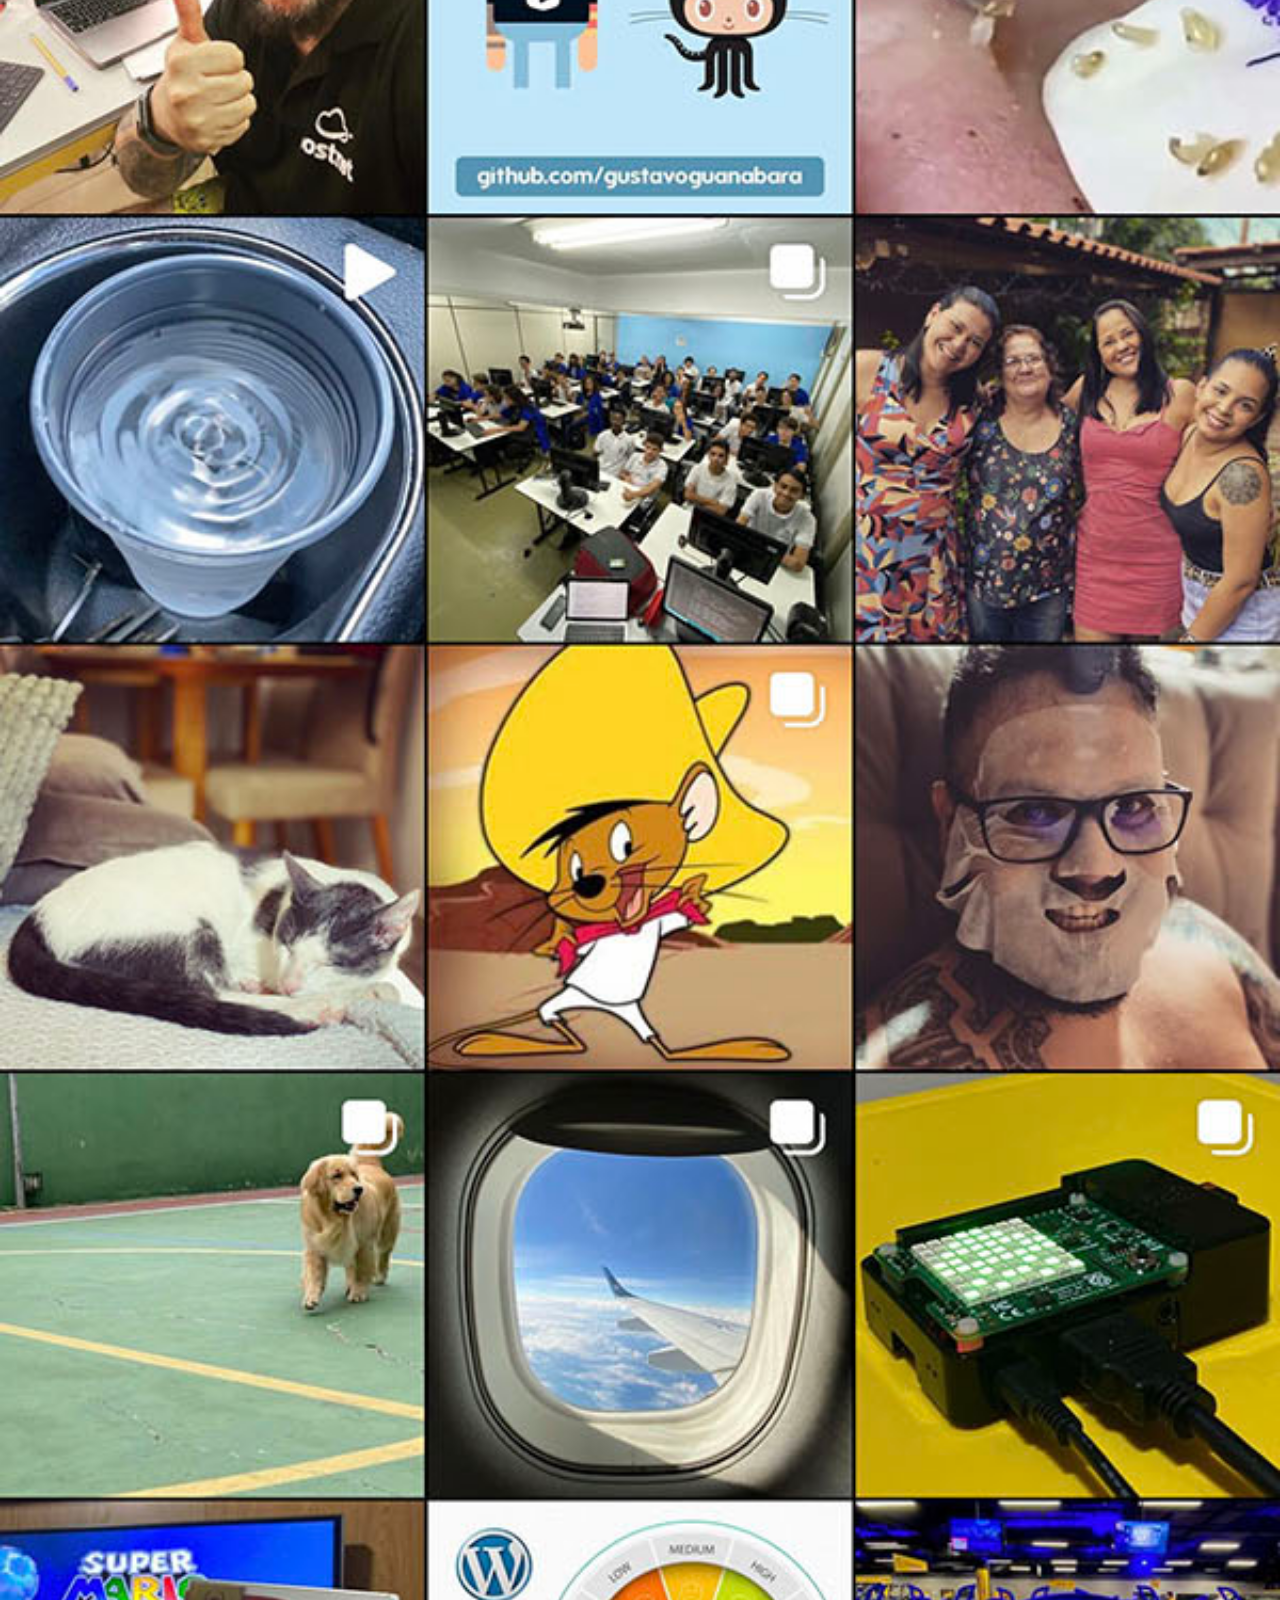
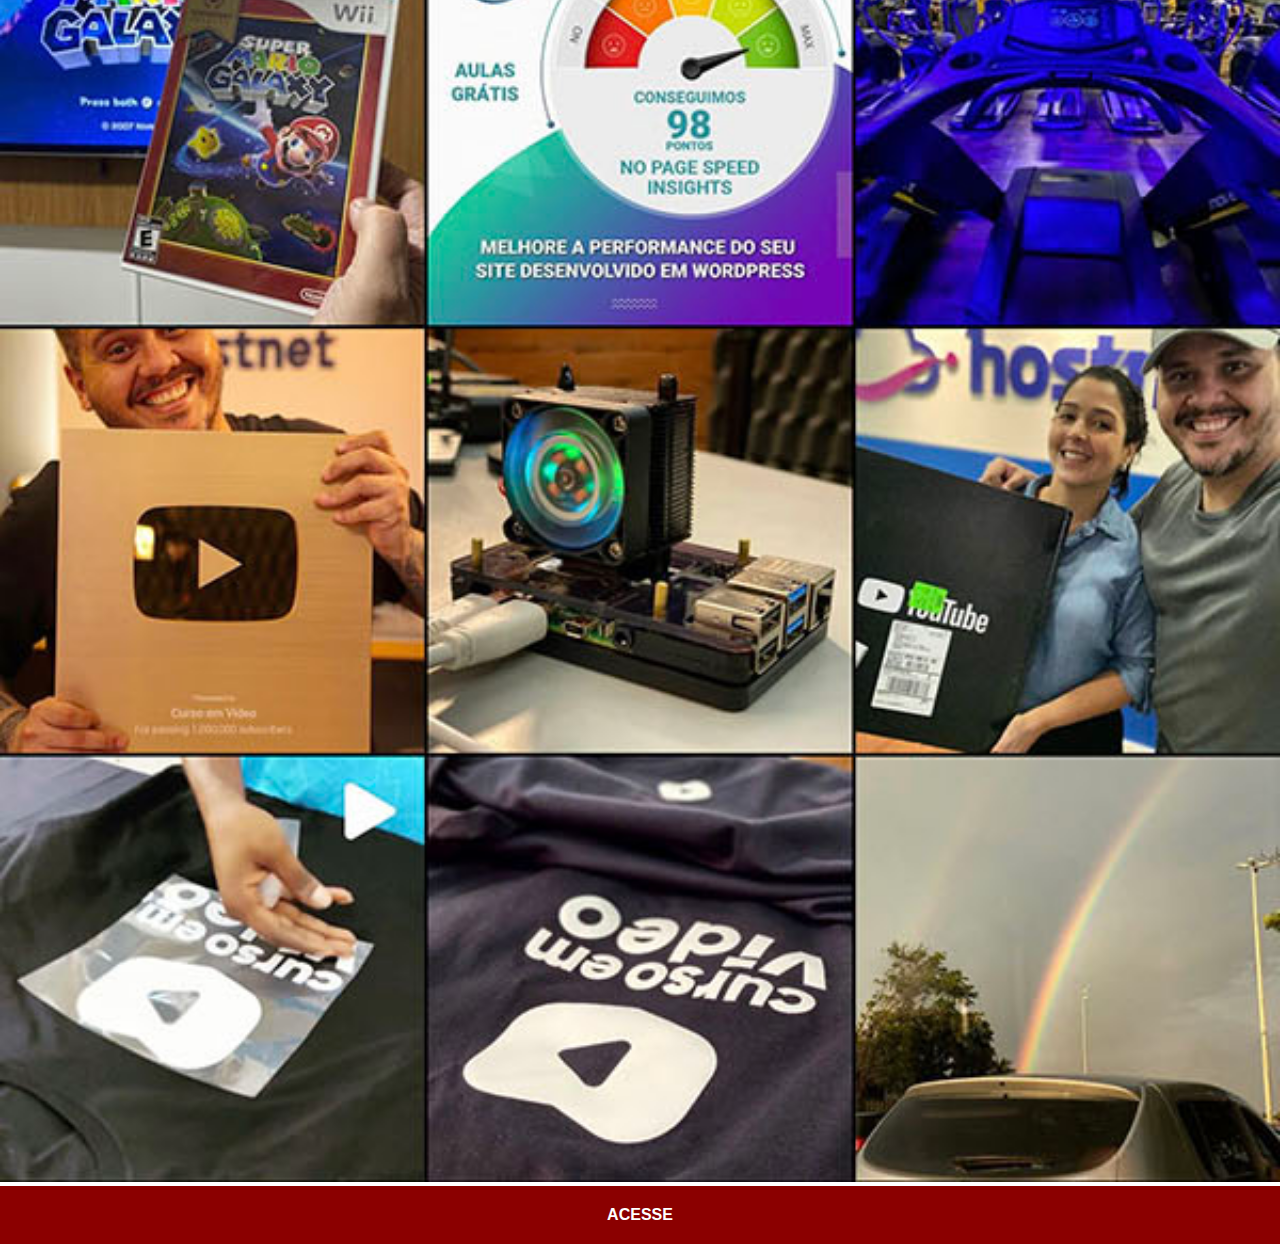
<file: instagram.html>
<!DOCTYPE html>
<html lang="pt-br">
<head>
    <meta charset="UTF-8">
    <meta http-equiv="X-UA-Compatible" content="IE=edge">
    <meta name="viewport" content="width=device-width, initial-scale=1.0">
    <link rel="stylesheet" href="estilos/social.css">
    <title>Instagram</title>
</head>
<body>
    <img src="imagens/tela-instagram.jpg" alt="">
    <a href="https://www.instagram.com/gustavoguanabara" target="_blank">ACESSE</a>
</body>
</html>
</file>
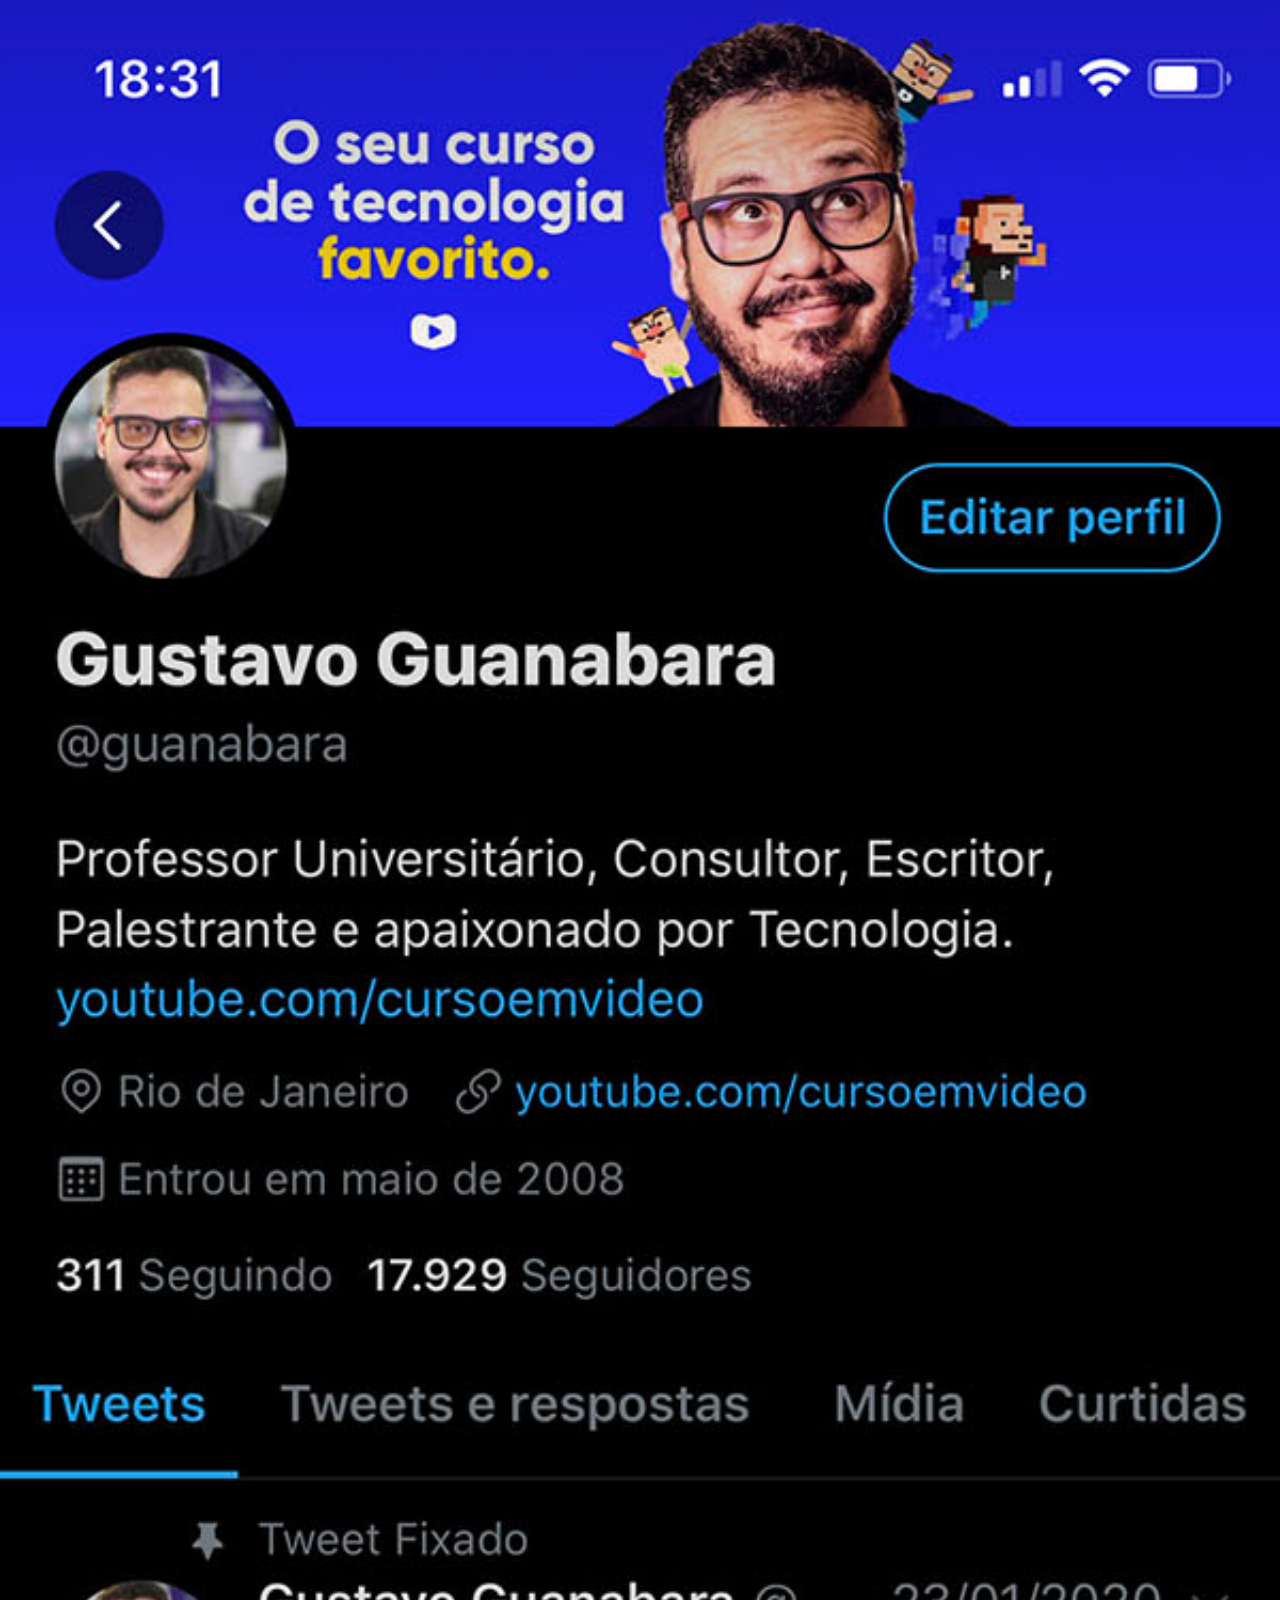
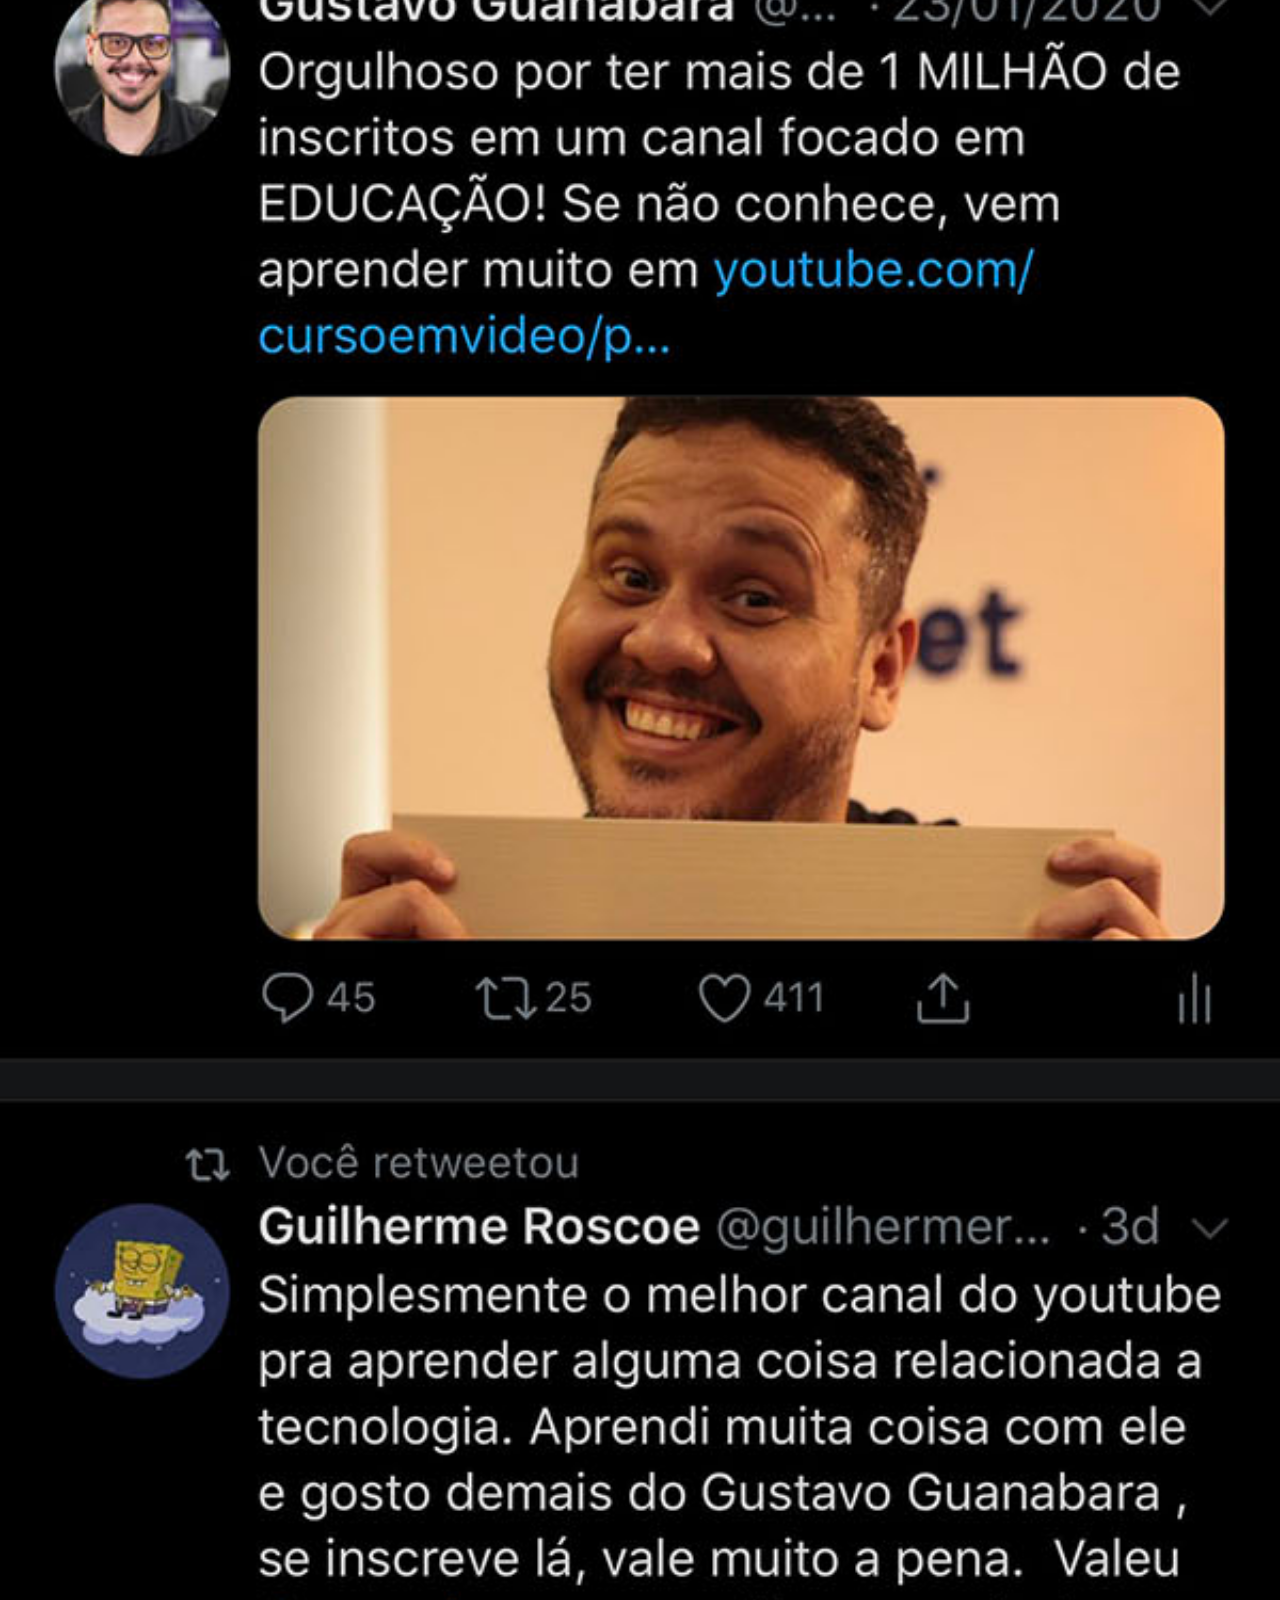
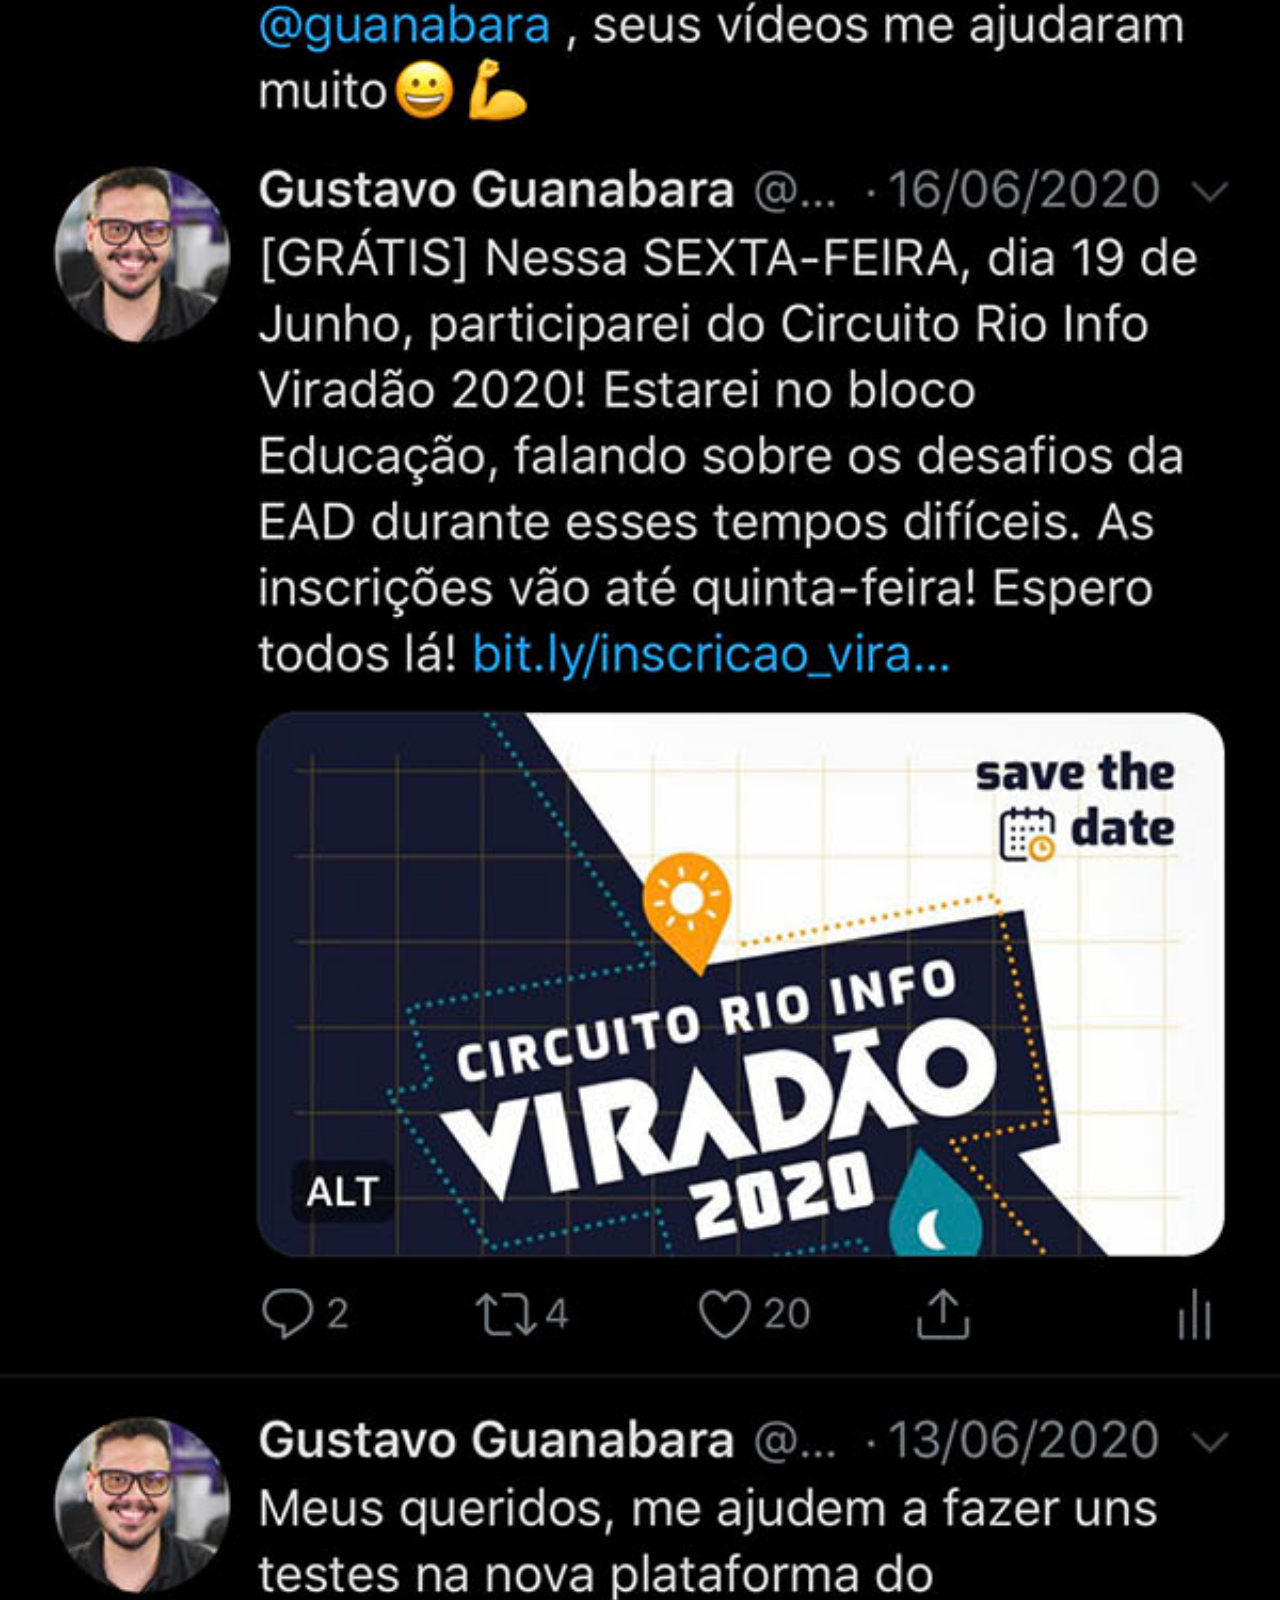
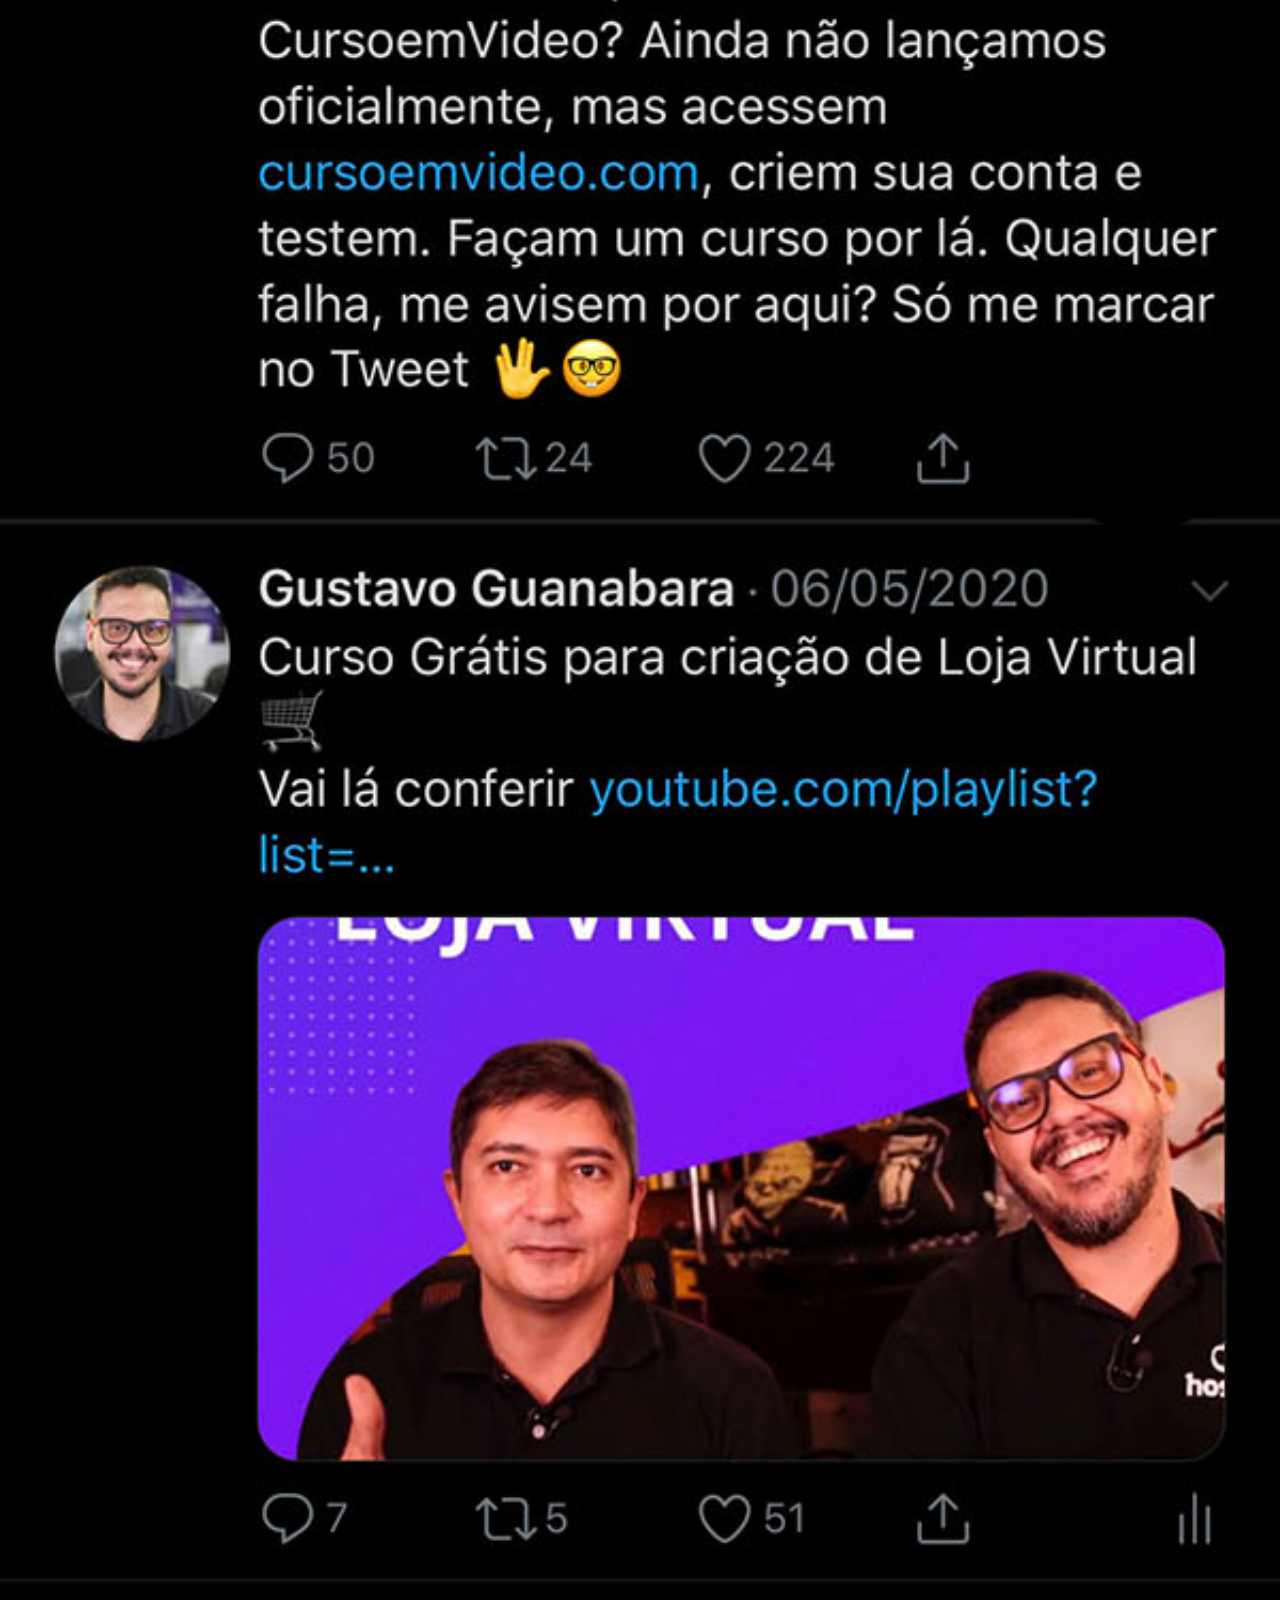
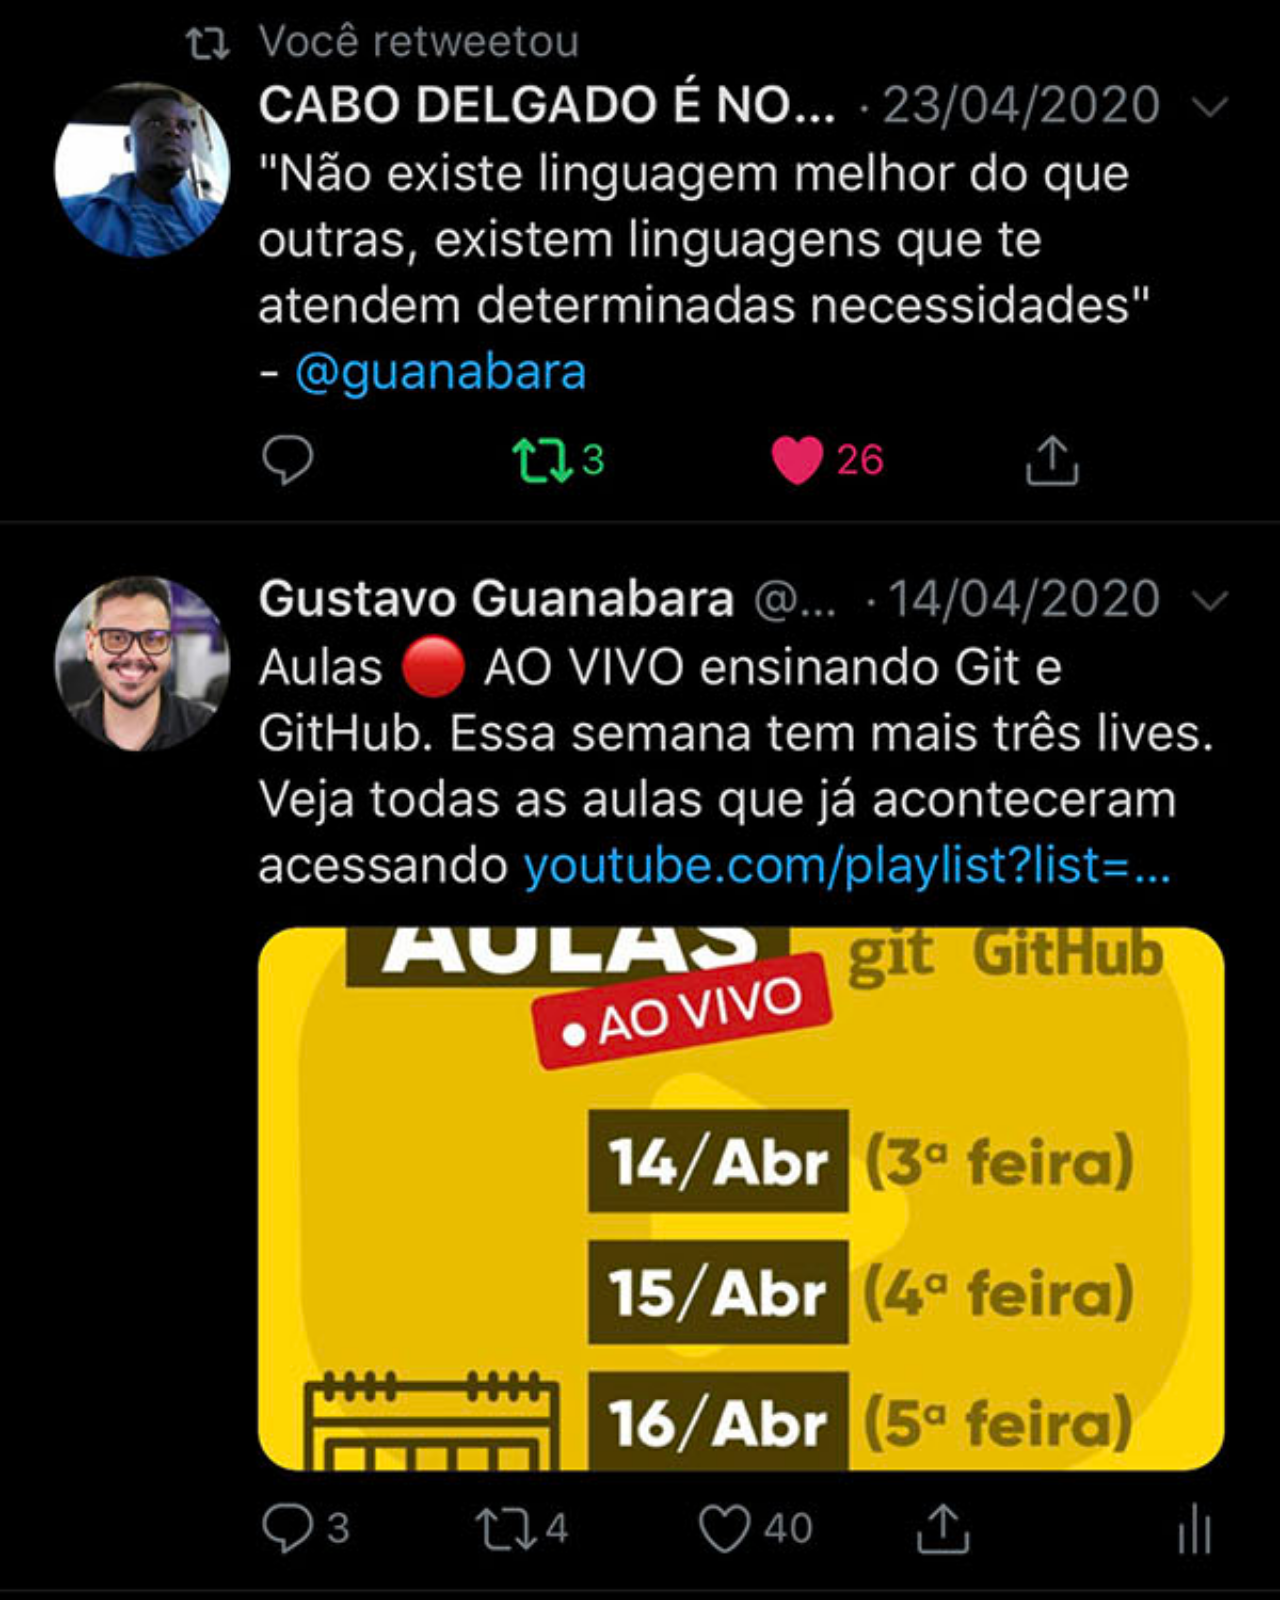
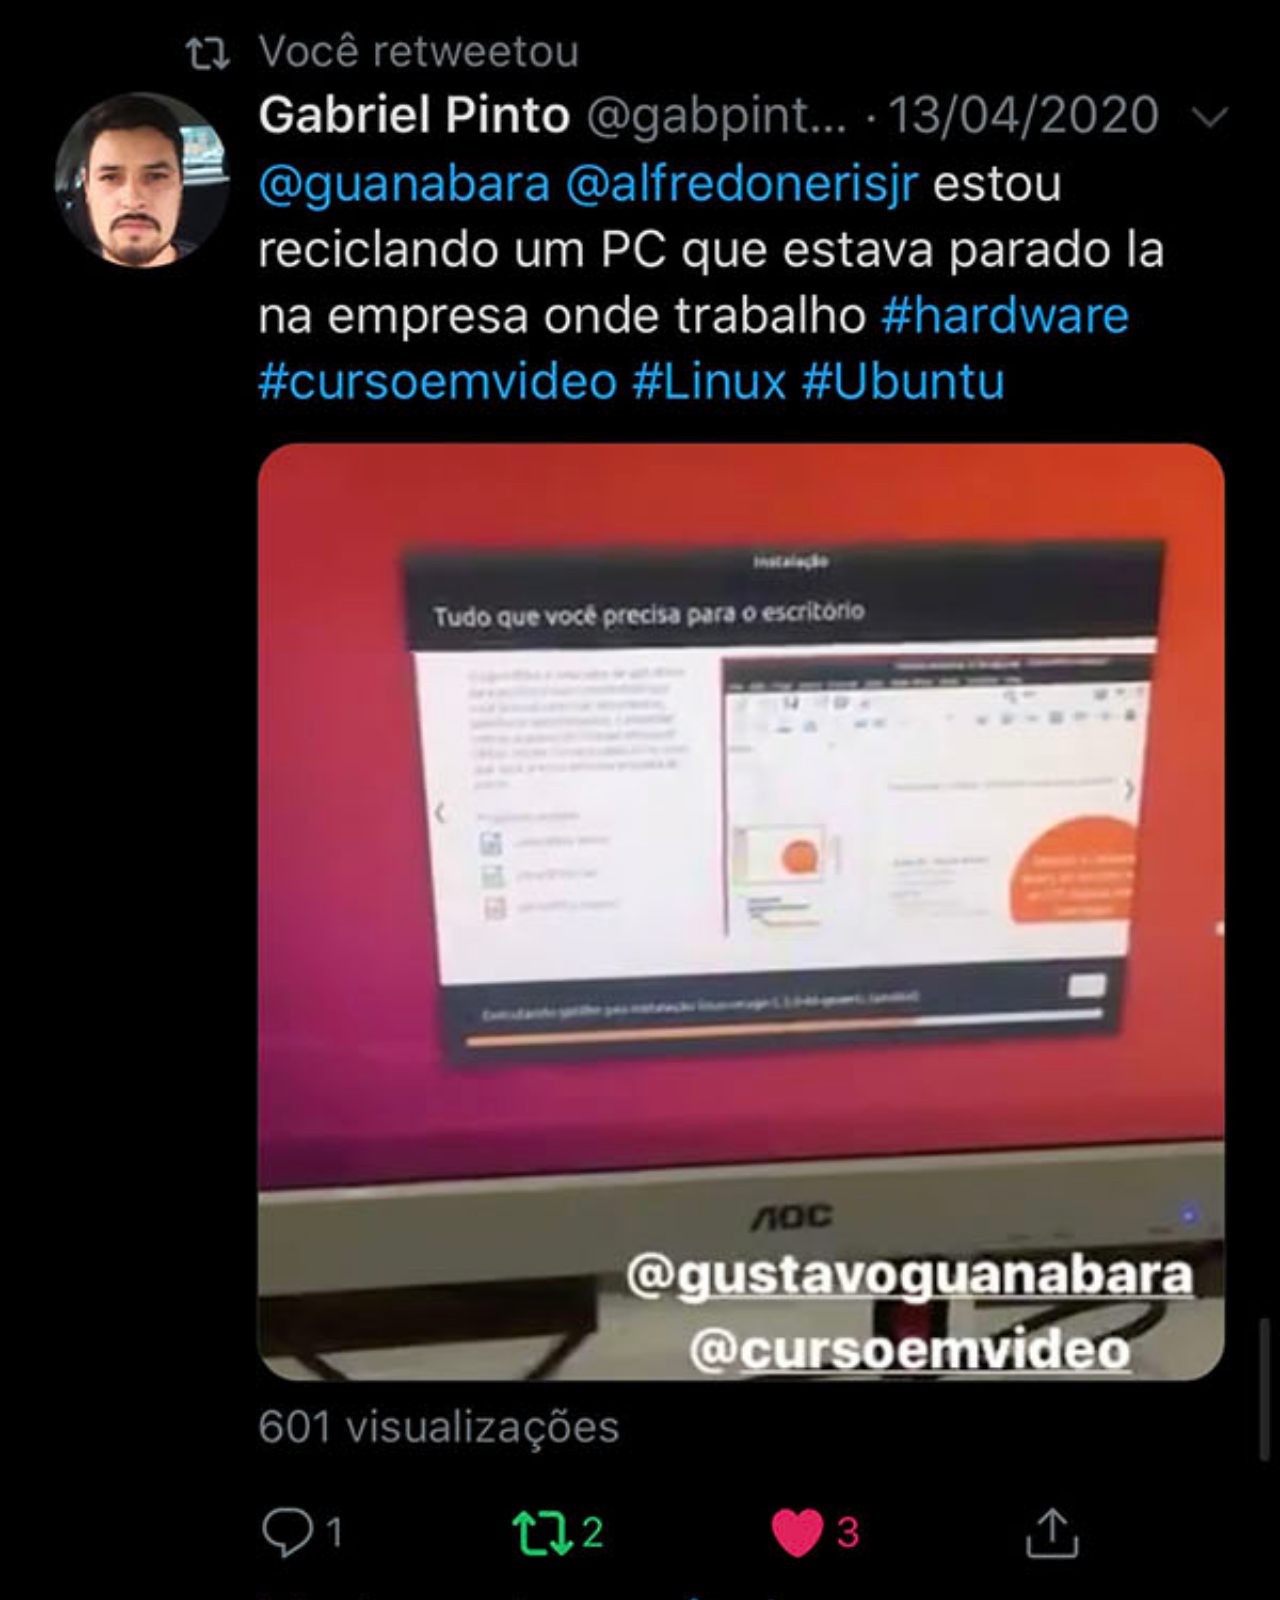
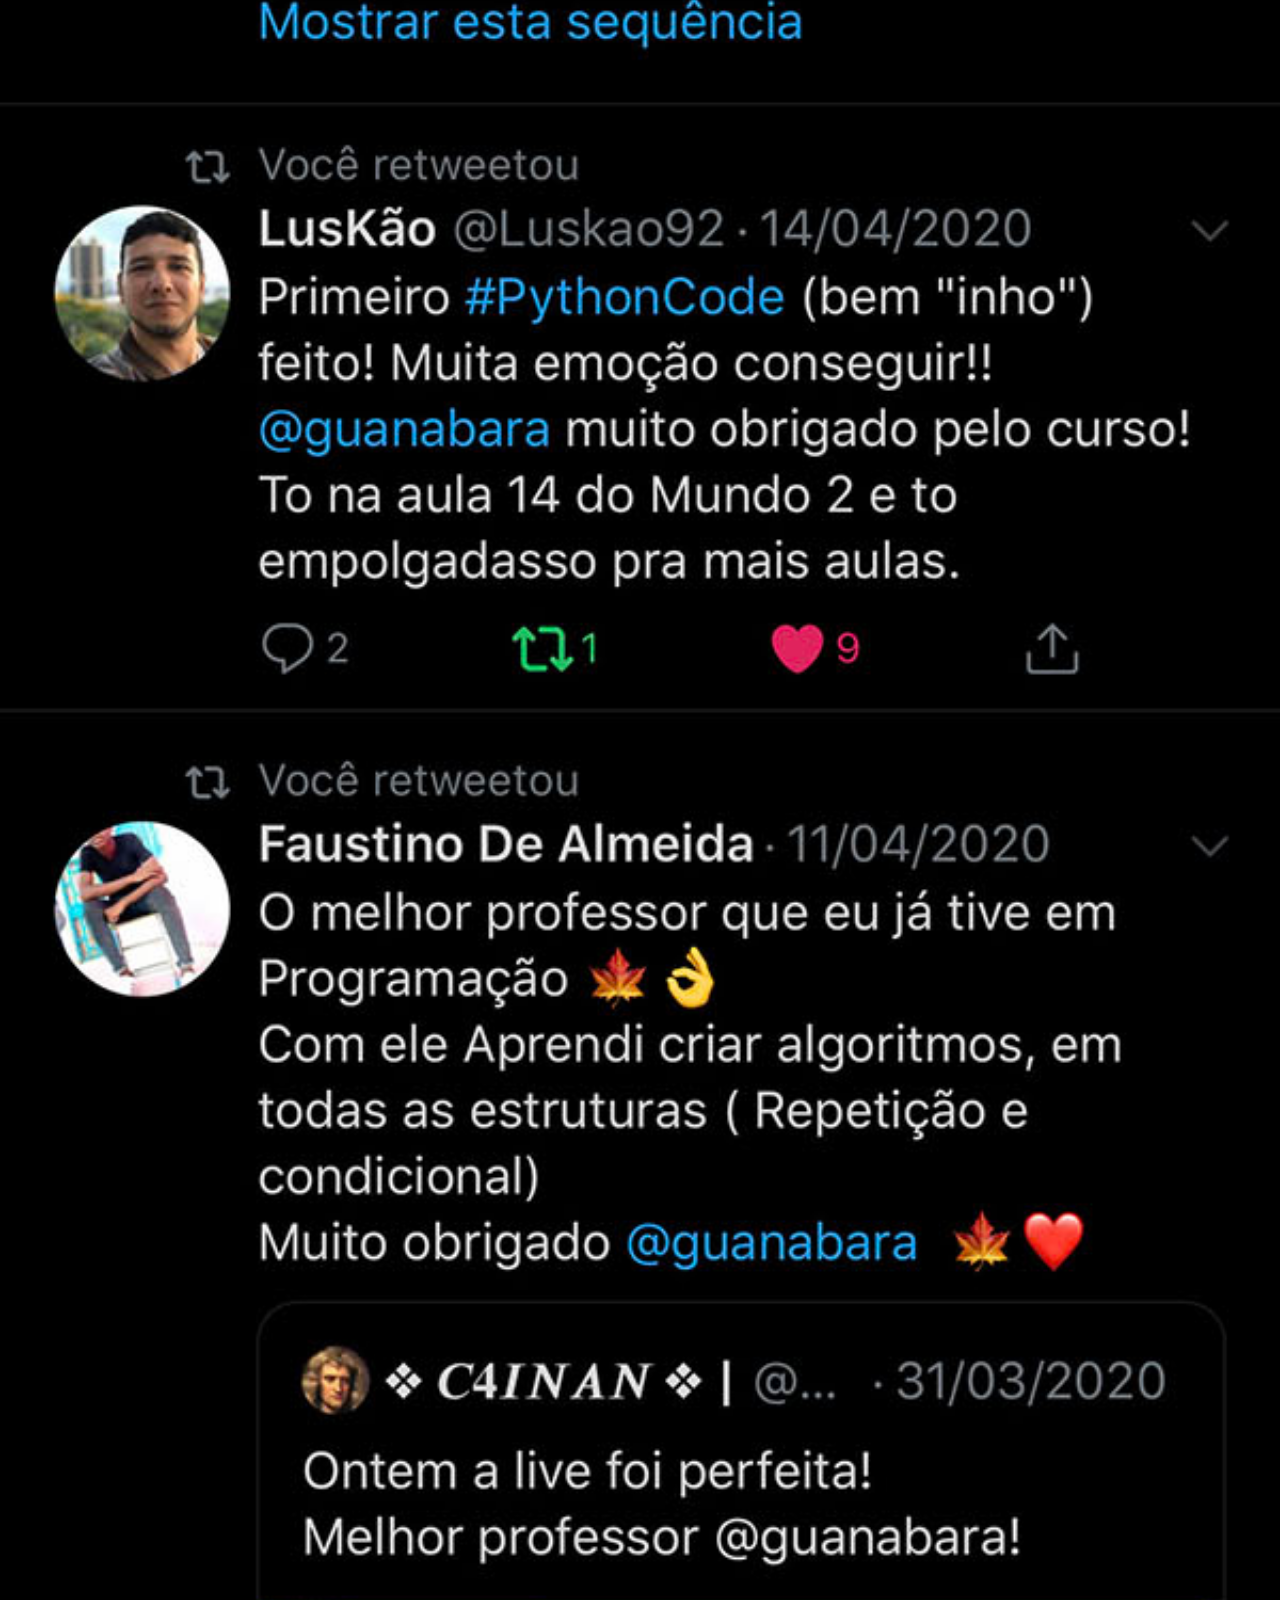
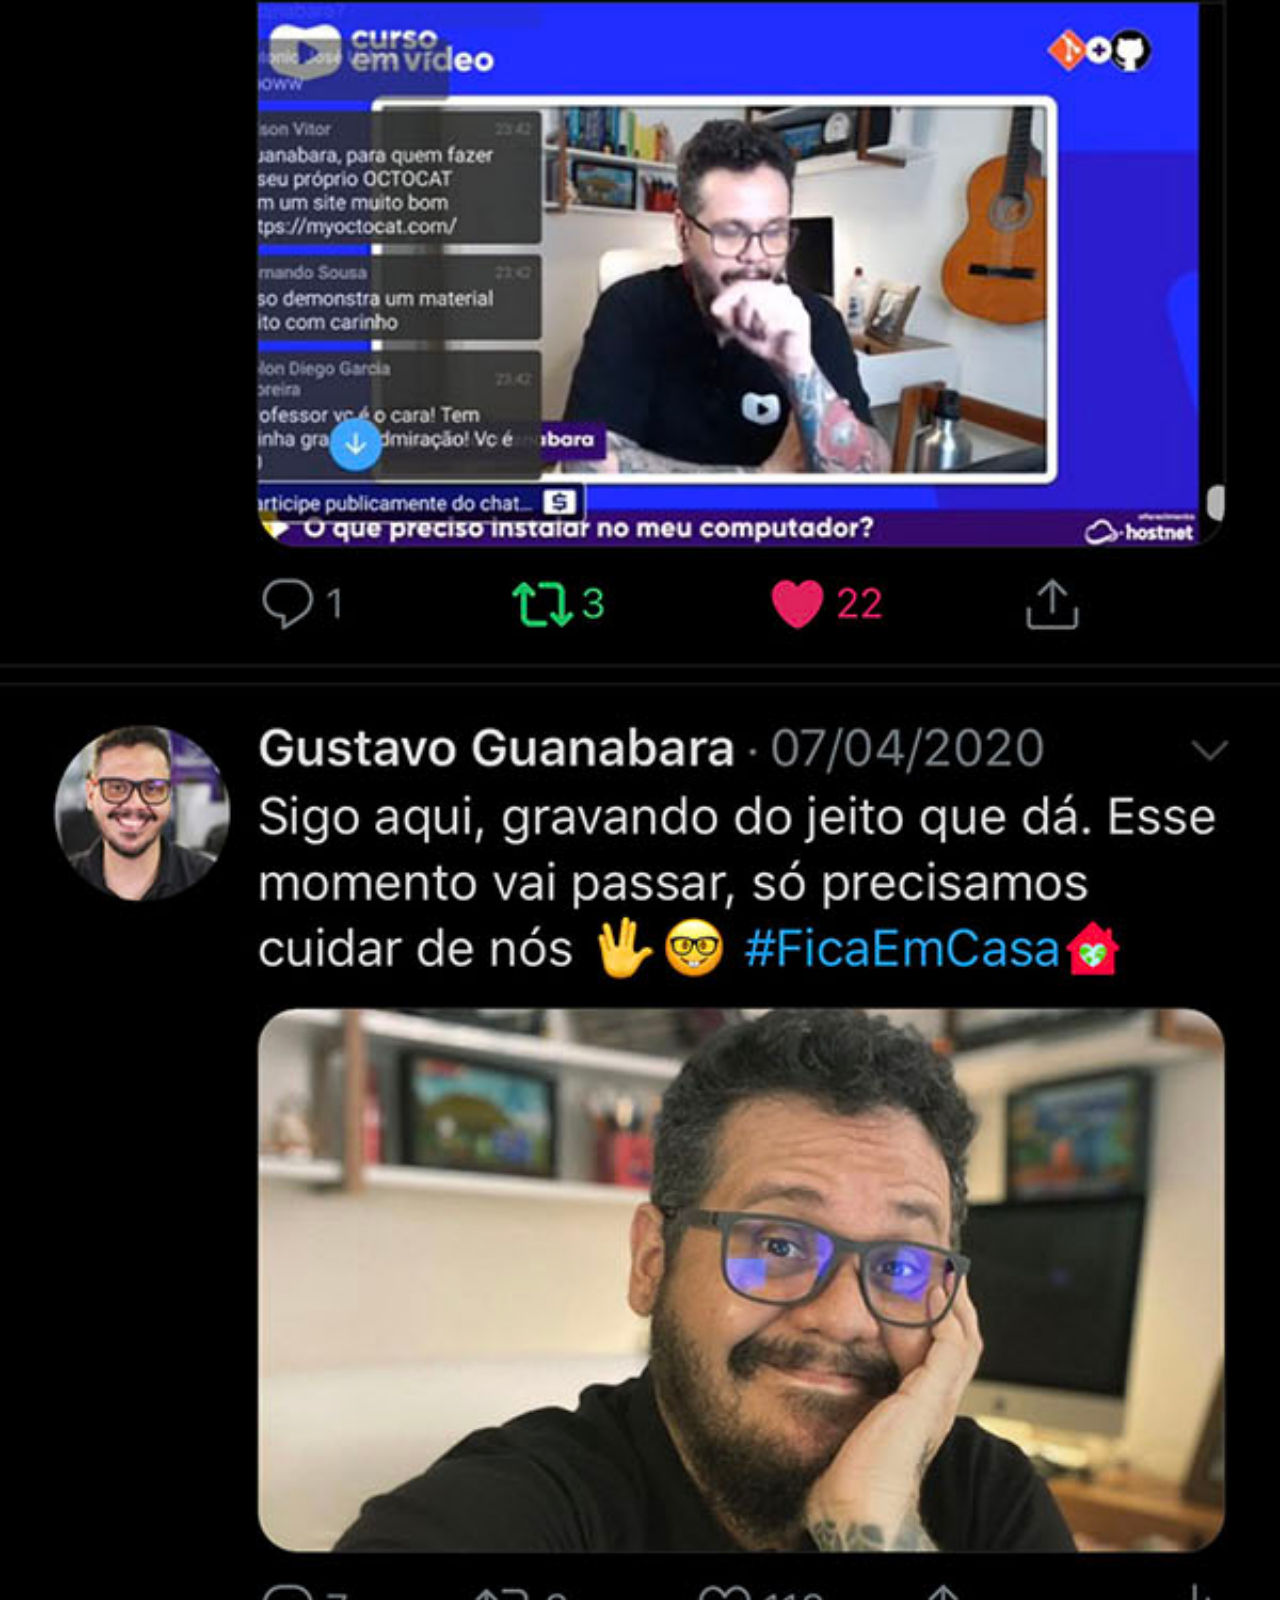
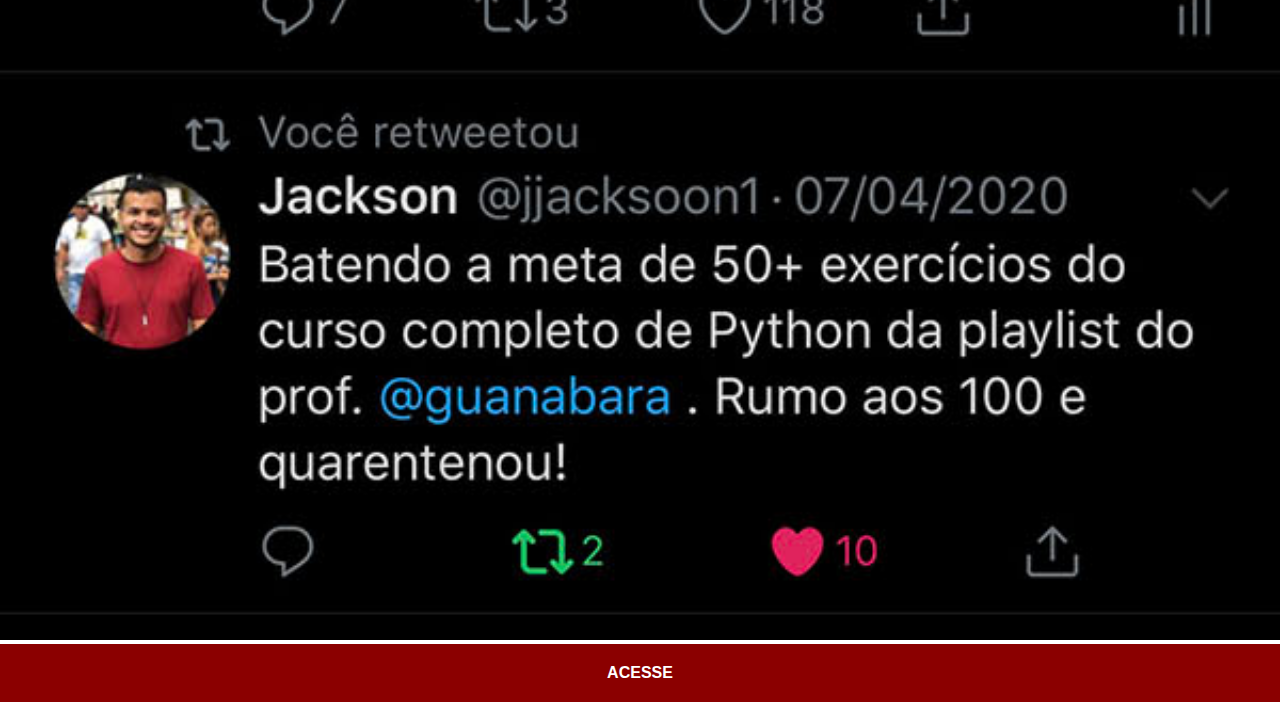
<file: twitter.html>
<!DOCTYPE html>
<html lang="pt-br">
<head>
    <meta charset="UTF-8">
    <meta http-equiv="X-UA-Compatible" content="IE=edge">
    <meta name="viewport" content="width=device-width, initial-scale=1.0">
    <link rel="stylesheet" href="estilos/social.css">
    <title>Twitter</title>
</head>
<body>
    <img src="imagens/tela-twitter.jpg" alt="">
    <a href="https://twitter.com/guanabara" target="_blank">ACESSE</a>
</body>
</html>
</file>
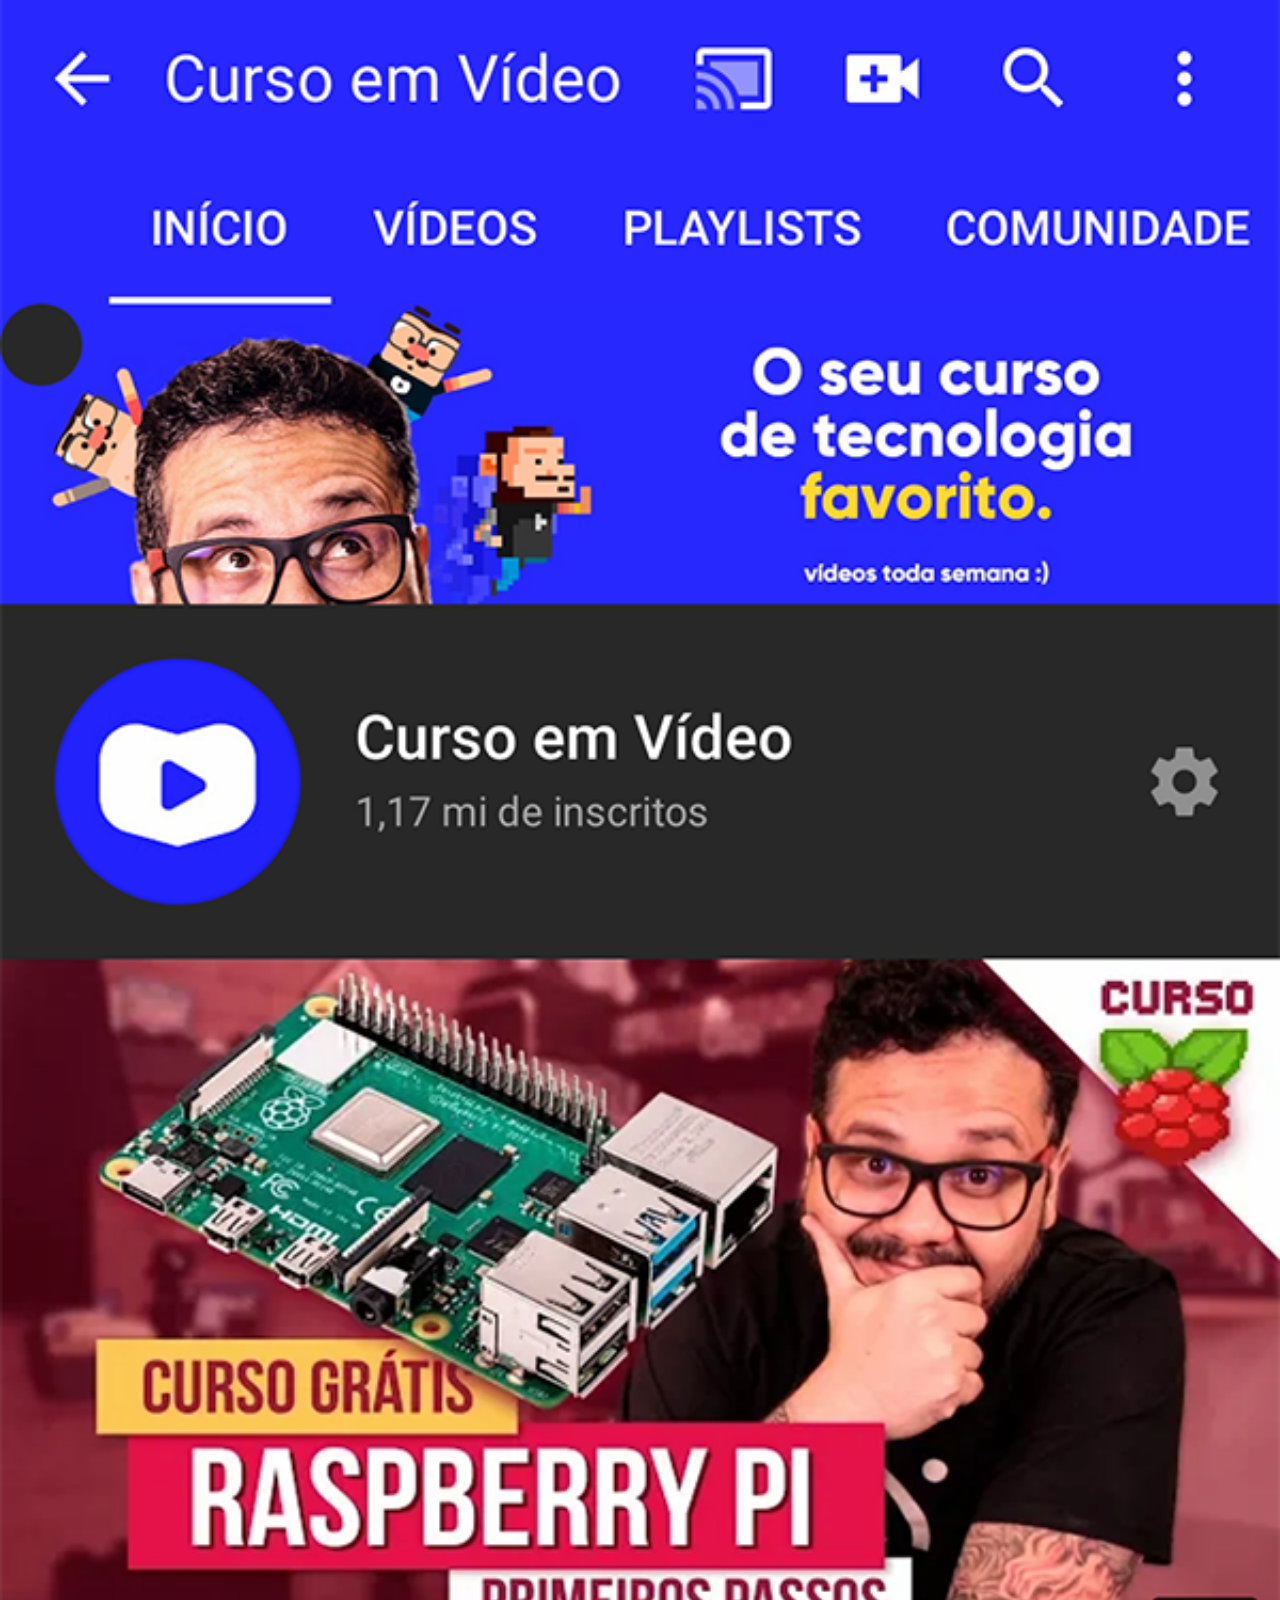
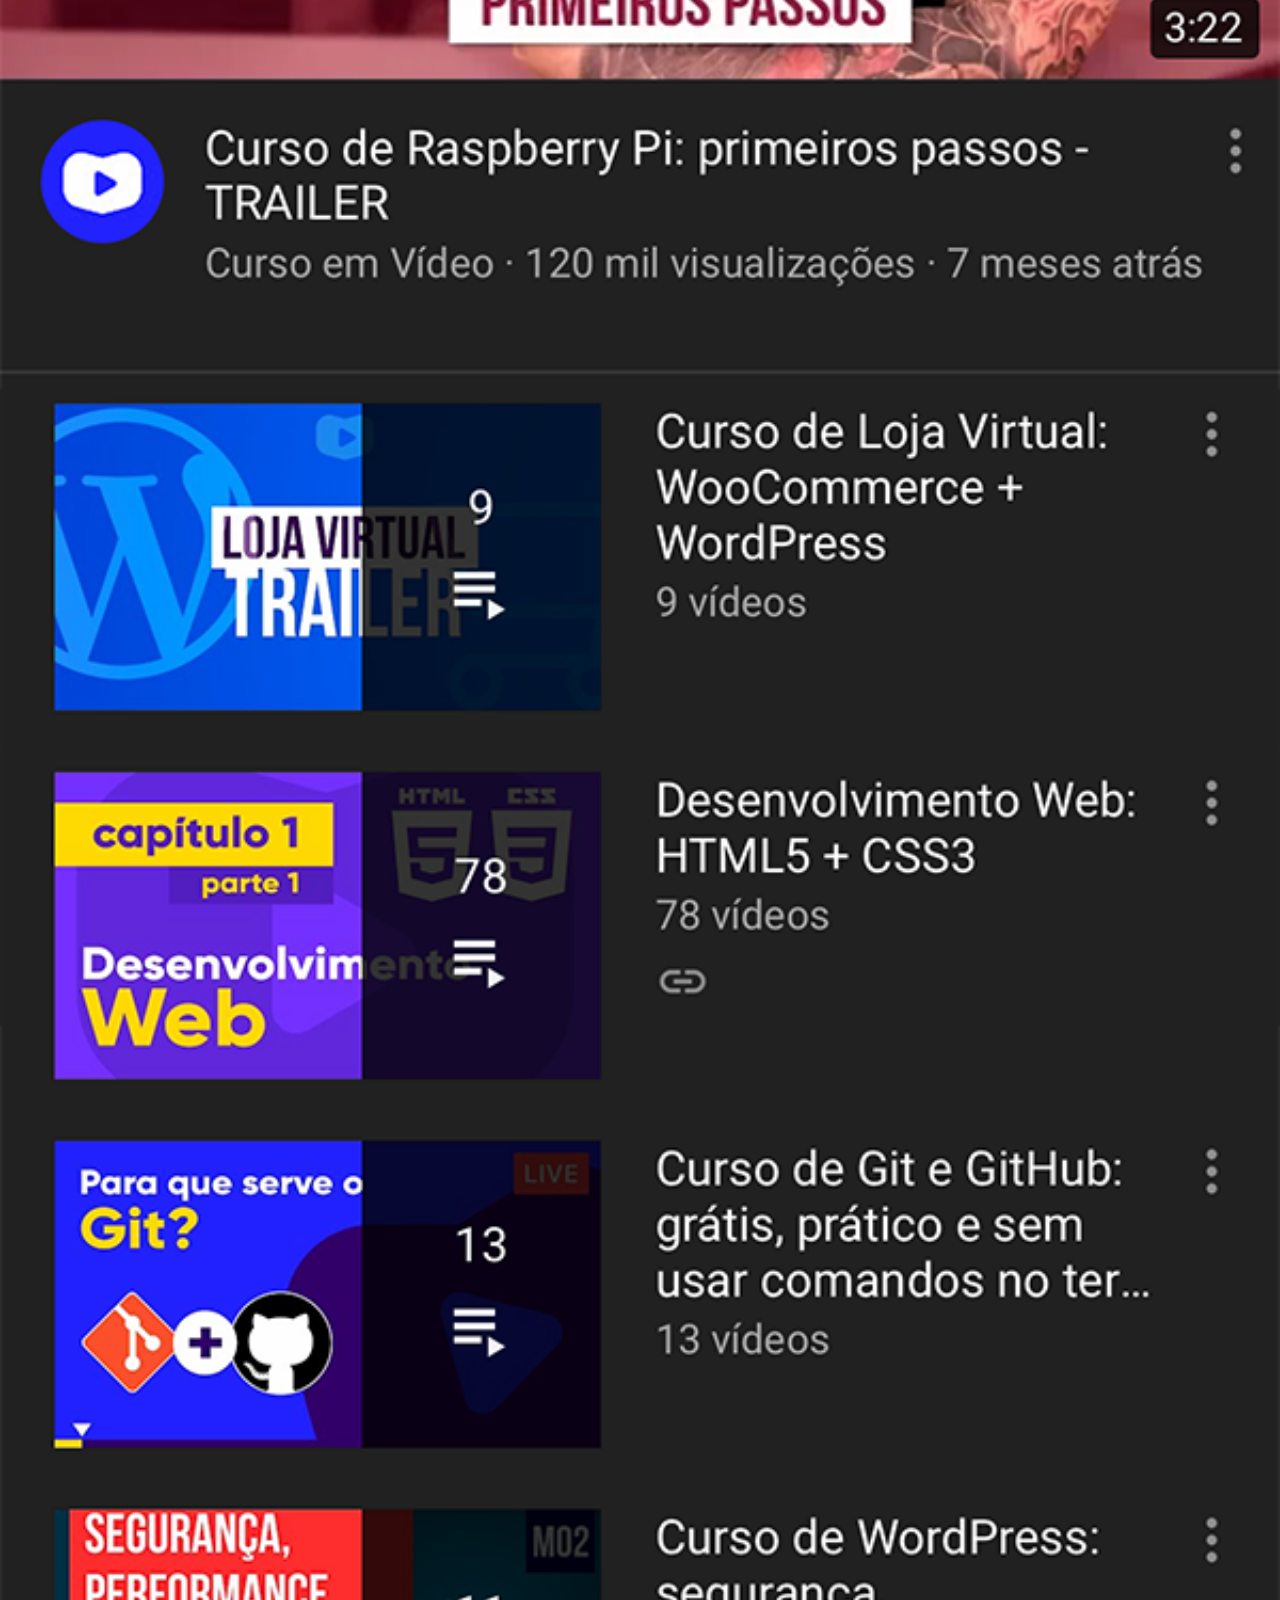
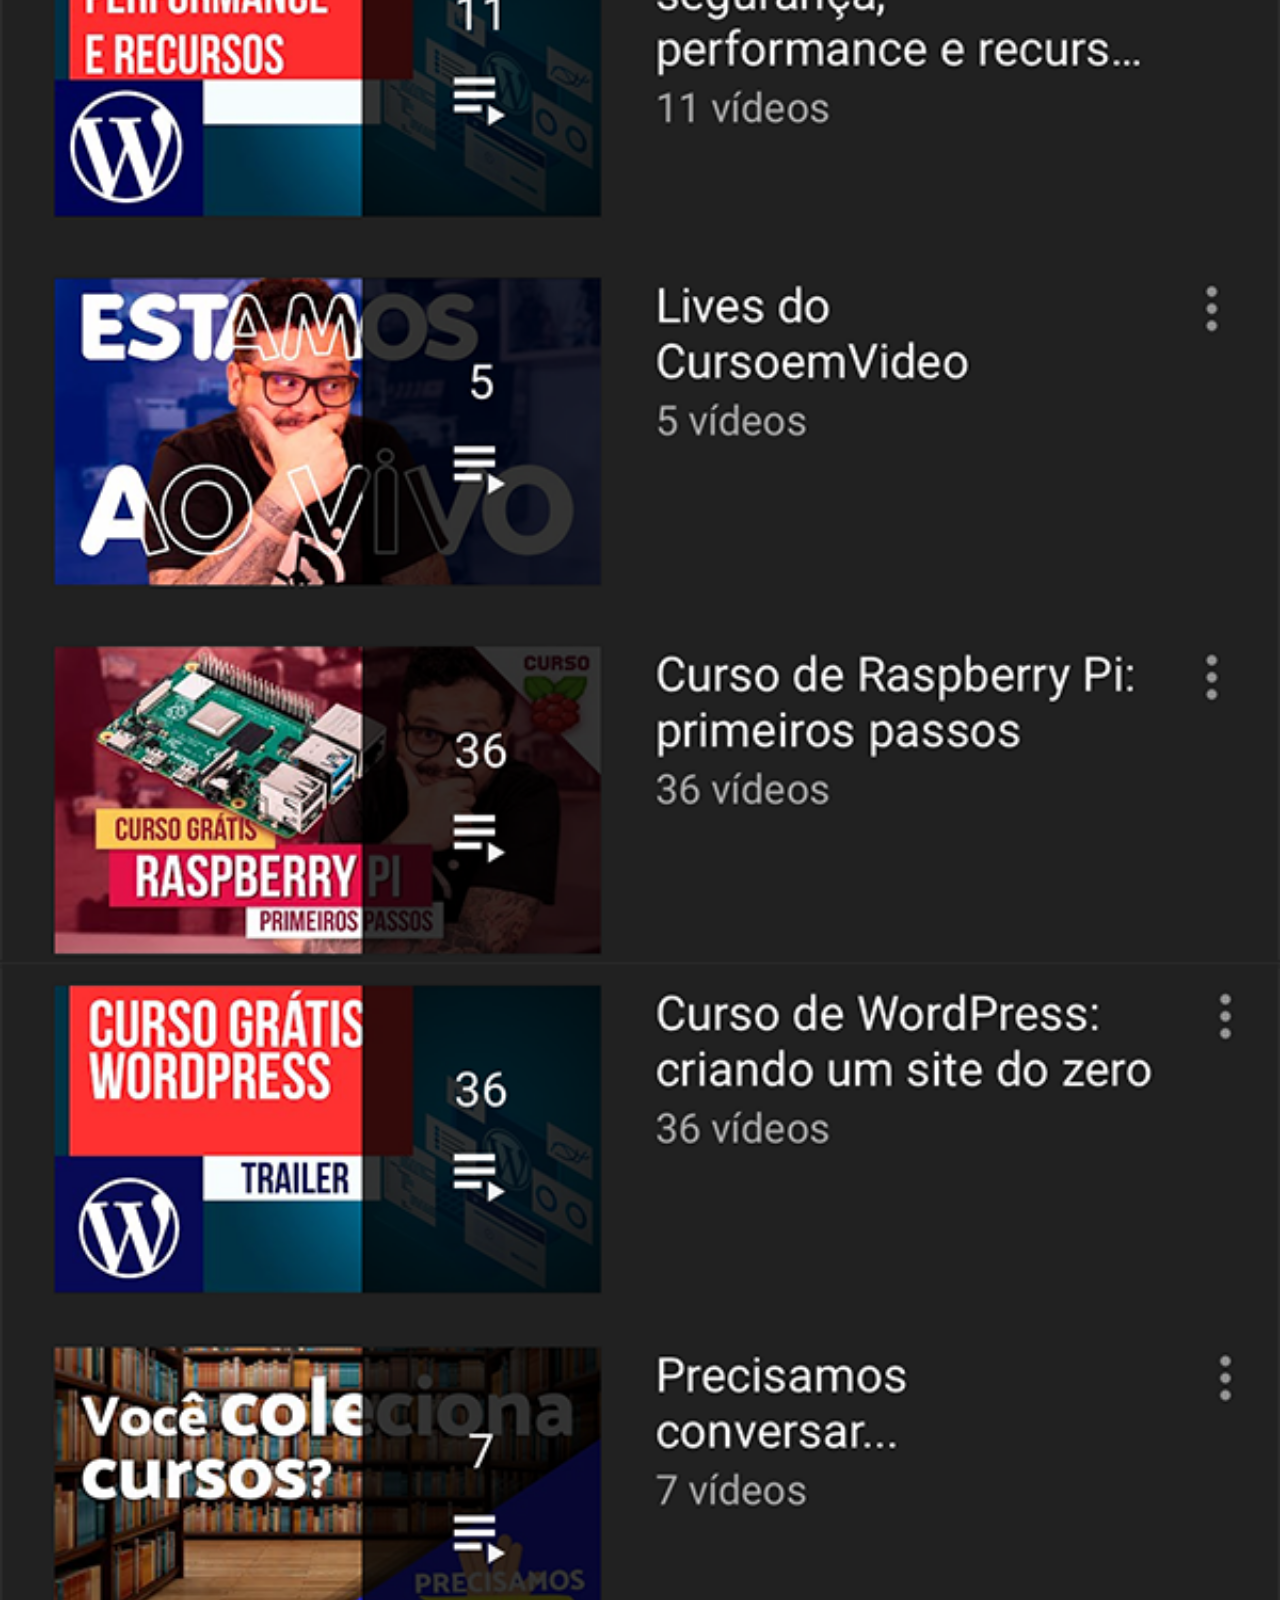
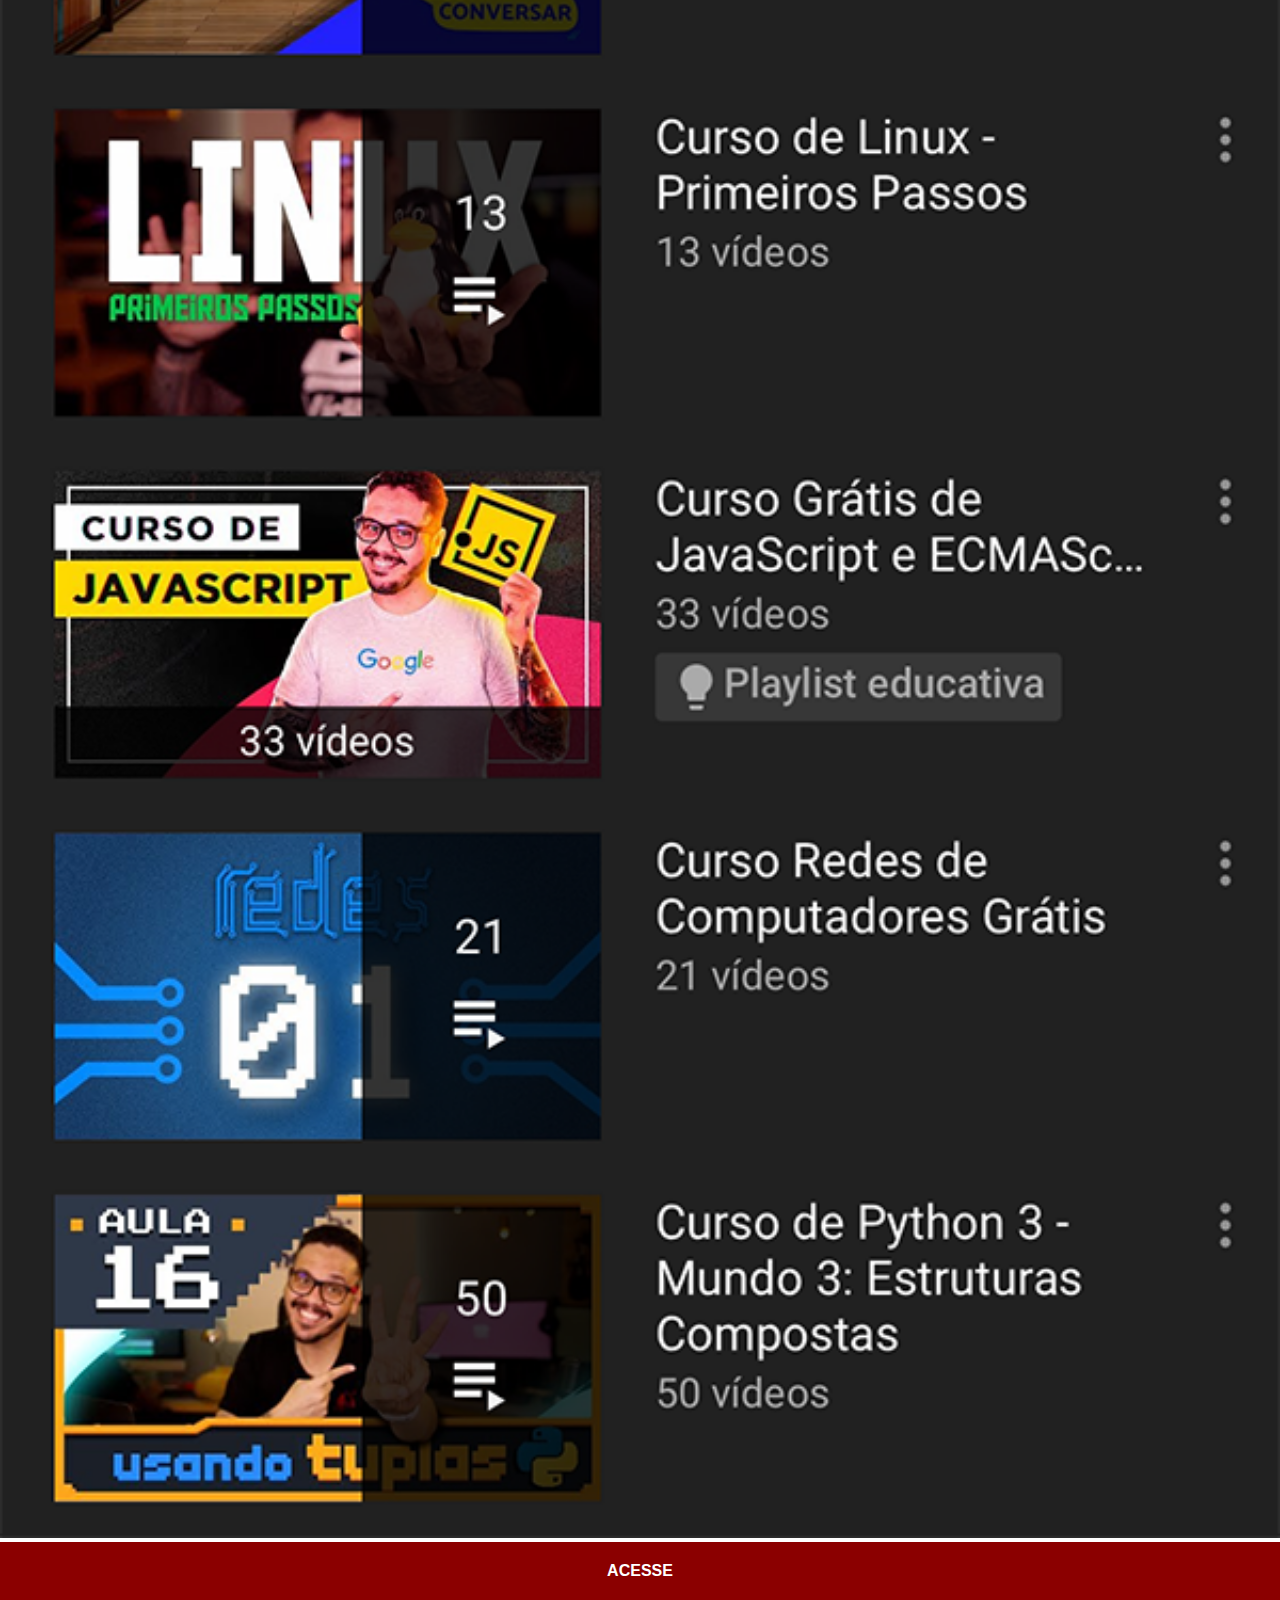
<file: youtube.html>
<!DOCTYPE html>
<html lang="pt-br">
<head>
    <meta charset="UTF-8">
    <meta http-equiv="X-UA-Compatible" content="IE=edge">
    <meta name="viewport" content="width=device-width, initial-scale=1.0">
    <title>YouTube</title>
    <link rel="stylesheet" href="estilos/social.css">
</head>
<body>
    <img src="imagens/tela-youtube.png" alt="">
    <a href="https://www.youtube.com/c/CursoemVídeo/playlists" target="_blank">ACESSE</a>
</body>
</html>
</file>
<file: estilos/style.css>
@charset "UTF-8";

* {
    margin: 0px;
    padding: 0px;
    font-family: Arial, Helvetica, sans-serif;
}

html, body {
    height: 100vh;
    width: 100vw;
}

body {
    background: url(/imagens/fundo-madeira.jpg) no-repeat top center;
    background-size: cover;
    background-attachment: fixed;
    
}

main {
    height: 100vh;
    position: relative;
}

#telefone {
    position: absolute;
    top: 50%;
    left: 50%;
    transform: translate(-50%, -50%);
    height: 627px;
    width: 311px;
    background: url(/imagens/frame-iphone.png);
    background-repeat: no-repeat;

}

#tela {
    position: relative;
    top: 80px;
    left: 22px;
    width: 267px;
    height: 471px;
    
}

#redes-sociais {
    text-align: right;
}

#redes-sociais img {
    width: 50px;
    margin: 10px;
    border-radius: 50%;
    box-shadow: 2px 2px 5px rgba(0, 0, 0, 0.400);
    box-sizing: border-box;
}

#redes-sociais img:hover {
    border: 2px solid rgba(255, 255, 255, 0.637);
    transform: translate(-3px, -3px);
    box-shadow: 5px 5px 10px rgba(0, 0, 0, 0.637);
    transition: transform .2s, border .3s;
}
</file>
<file: estilos/social.css>
*{
    margin: 0px;
    padding: 0px;
    font-family: Arial, Helvetica, sans-serif;
}

img {
    width: 100vw;
}

::-webkit-scrollbar {
    width: 0px;
    height: 0px;
}

a {
    display: block;
    background-color: darkred;
    padding: 20px;
    text-align: center;
    font-weight: bolder;
    text-decoration: none;
    color: white;
}

a:hover {
    background-color: red;
}
</file>
